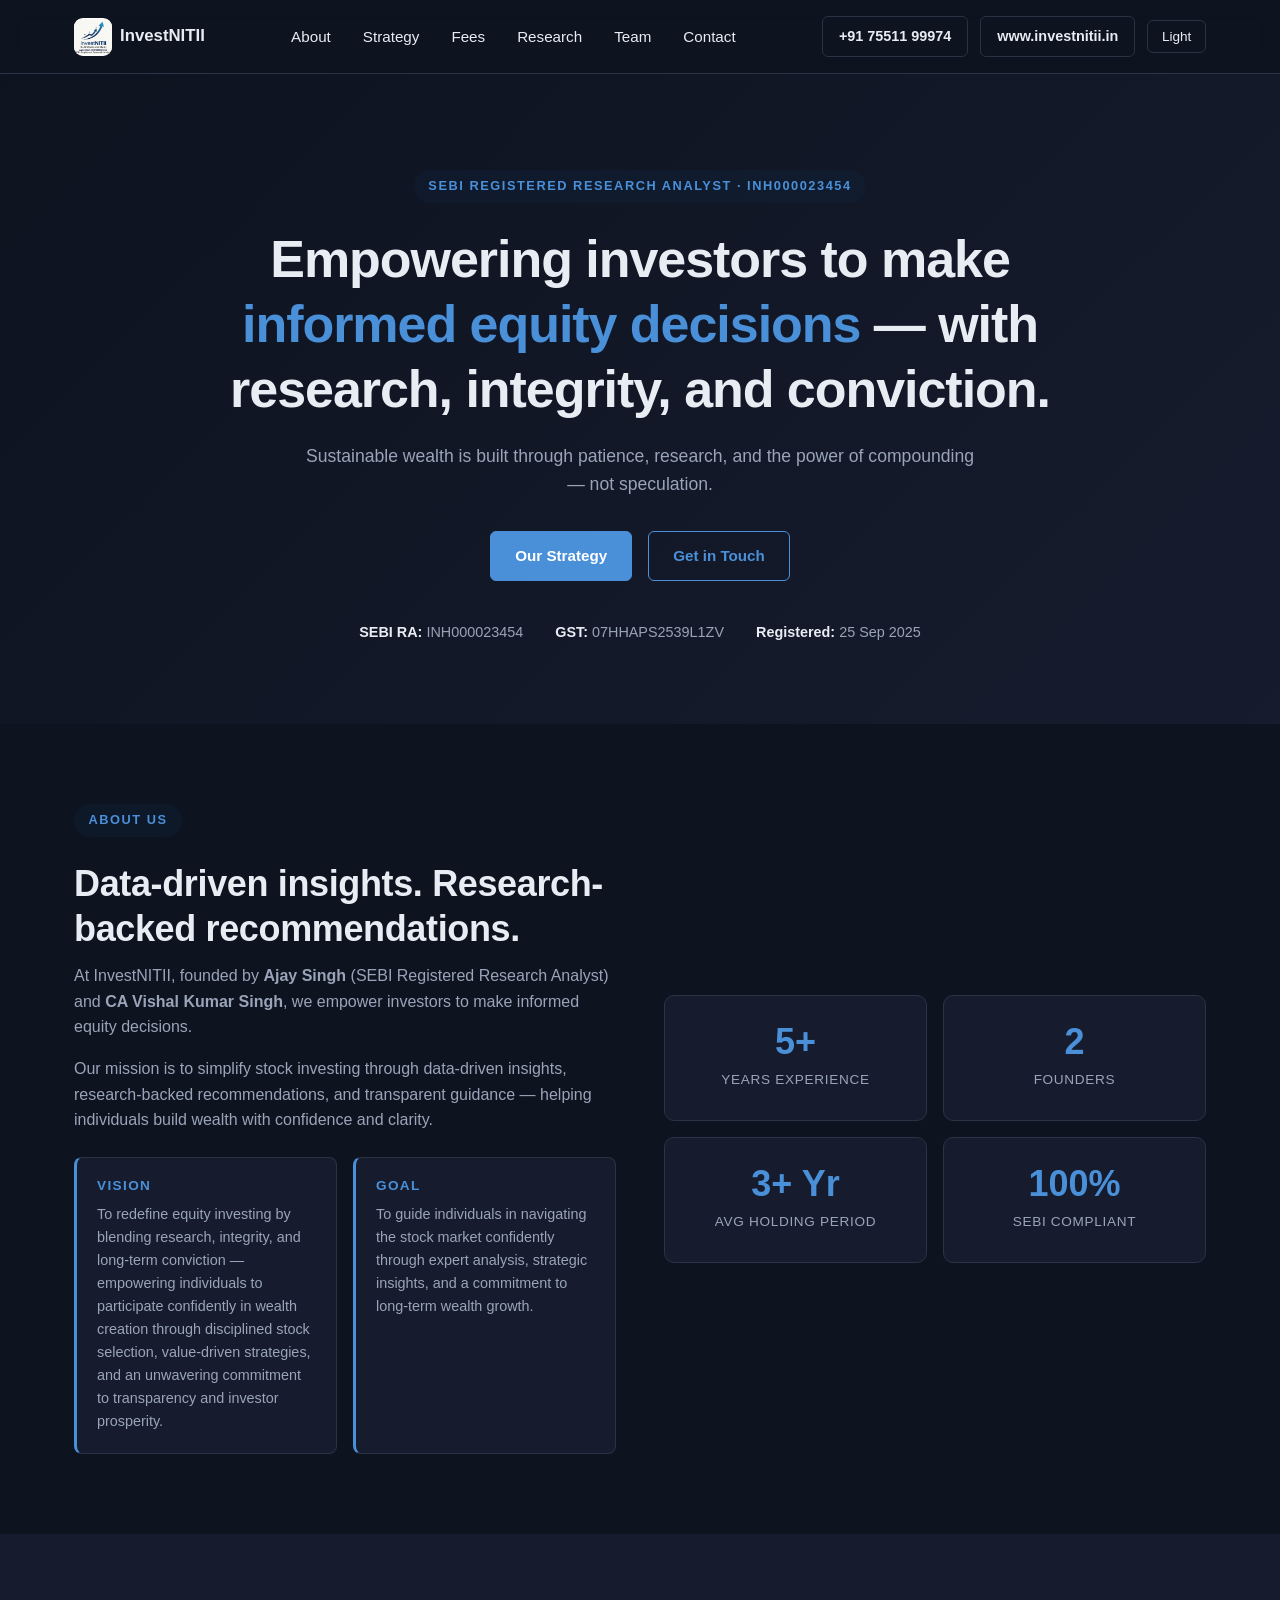
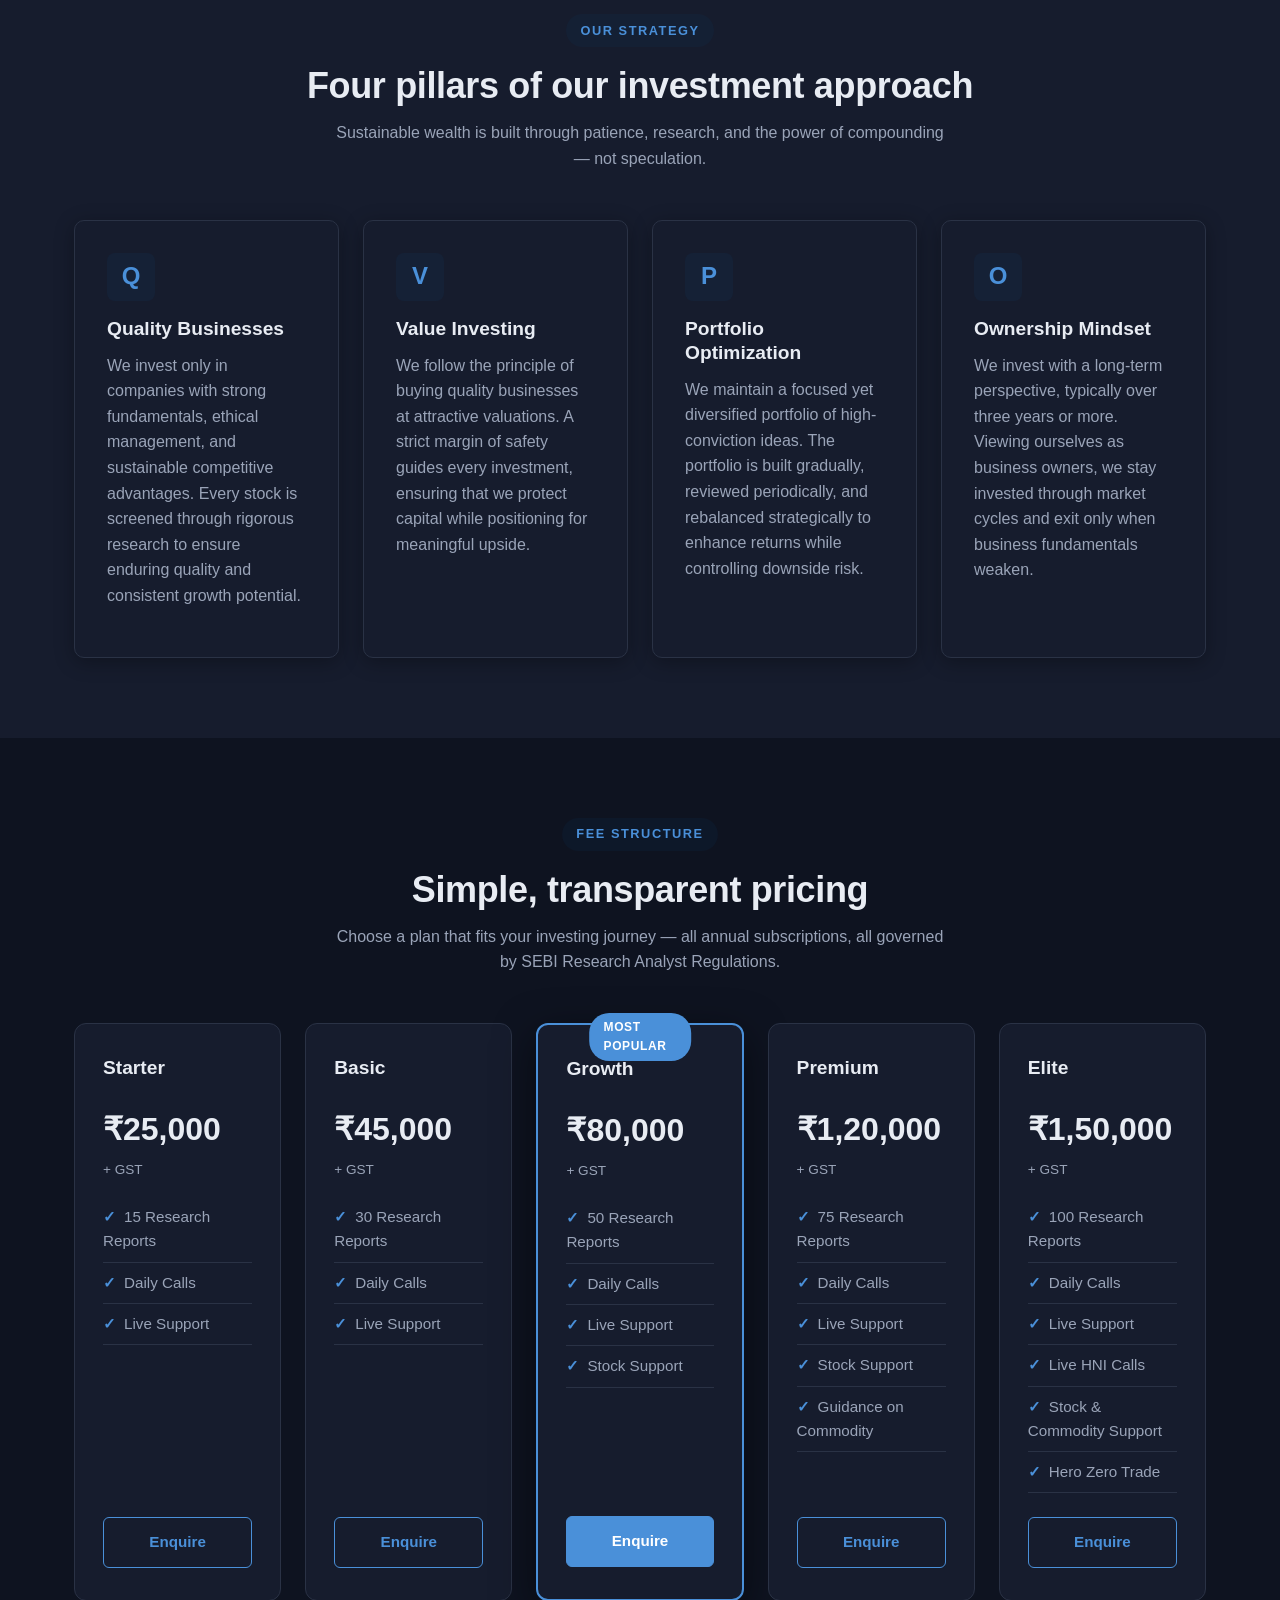
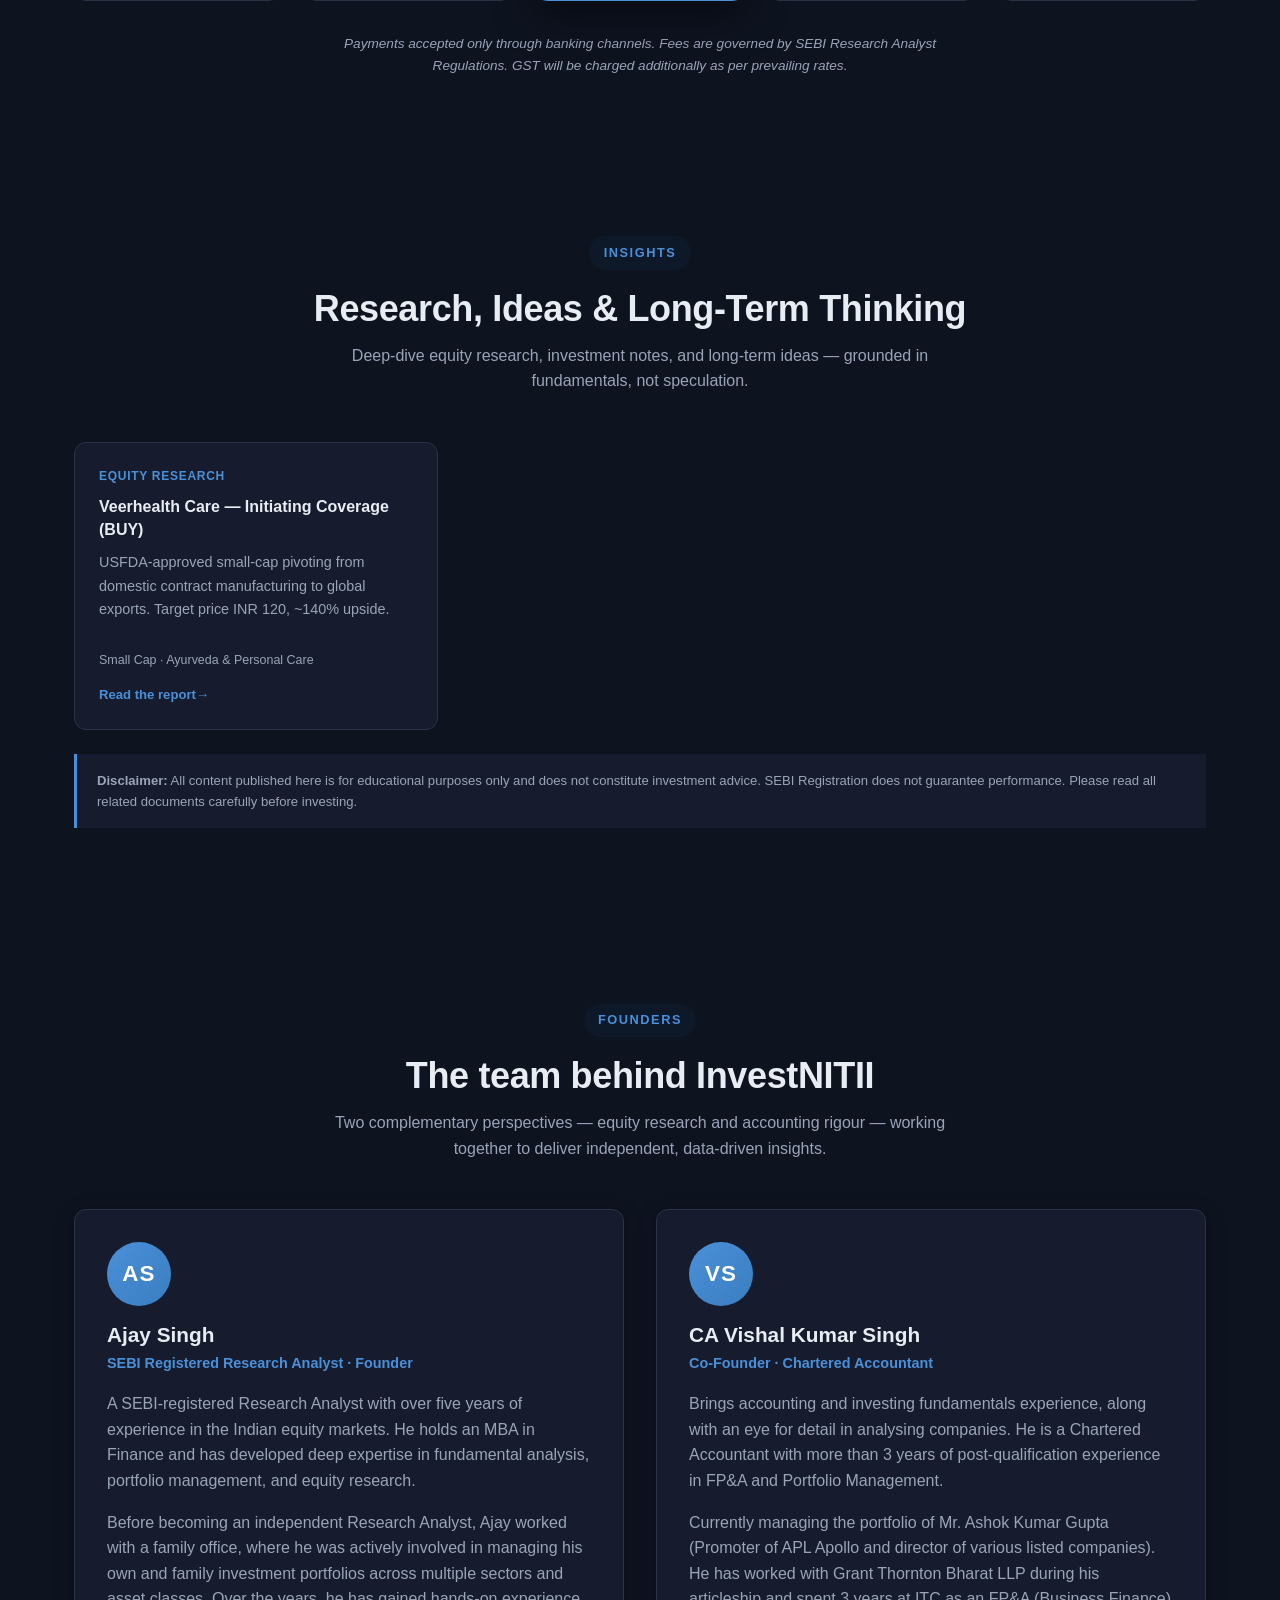
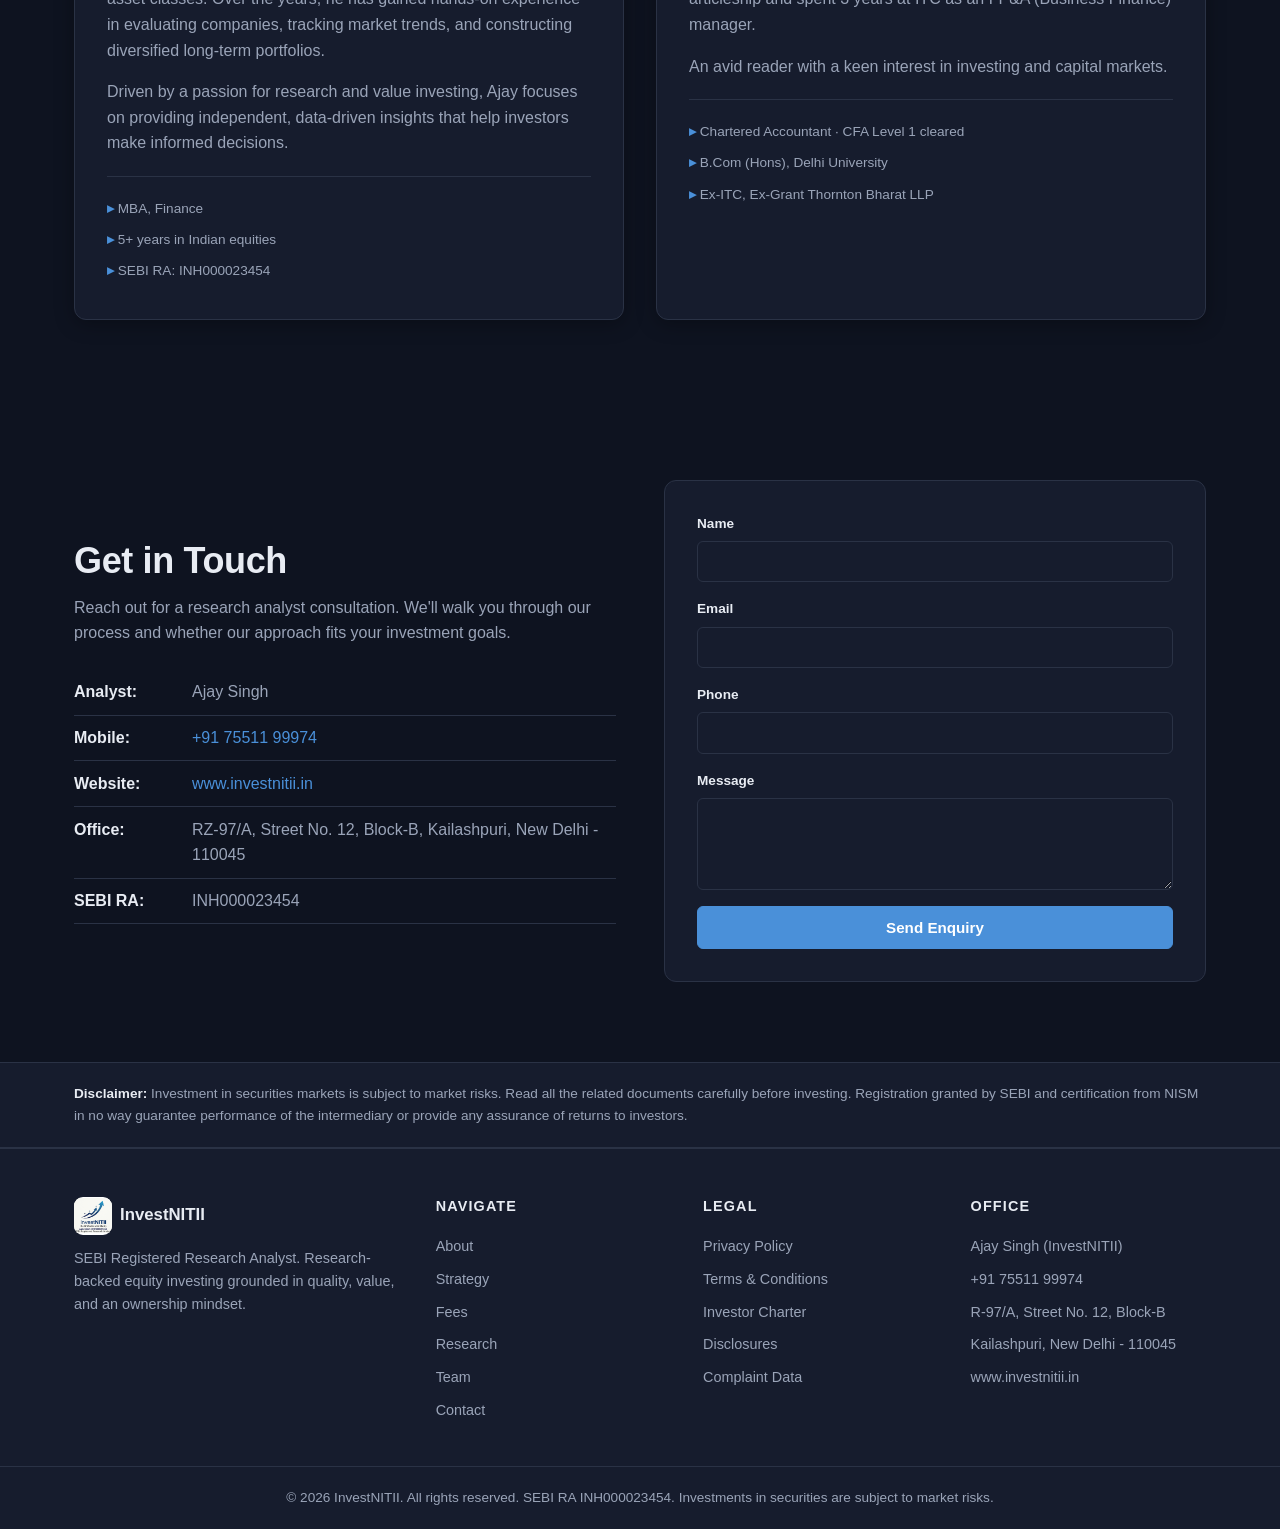
<file: index.html>
<!DOCTYPE html>
<html lang="en">
<head>
  <meta charset="UTF-8" />
  <meta name="viewport" content="width=device-width, initial-scale=1.0" />
  <title>InvestNITII — SEBI Registered Research Analyst</title>
  <link rel="stylesheet" href="css/styles.css" />
  <link rel="stylesheet" href="css/logo.css" />
  <link rel="stylesheet" href="css/research.css" />
  <link rel="icon" type="image/x-icon" href="/favicon.ico" />
  <link rel="icon" type="image/png" sizes="32x32" href="/favicon-32x32.png" />
  <link rel="icon" type="image/png" sizes="16x16" href="/favicon-16x16.png" />
  <link rel="apple-touch-icon" sizes="180x180" href="/apple-touch-icon.png" />
  <link rel="icon" type="image/png" sizes="192x192" href="/android-chrome-192x192.png" />
  <link rel="icon" type="image/png" sizes="512x512" href="/android-chrome-512x512.png" />
</head>
<body class="dark">
  <!-- Header / Navigation -->
  <header class="site-header">
    <div class="container nav-wrap">
      <a href="#" class="brand">
        <span class="logo-badge">
          <img src="/assets/InvestNITII.png" alt="InvestNITII Logo" class="logo-badge__img" width="38" height="38" decoding="async" />
        </span>
        <span class="brand-text">InvestNITII</span>
      </a>
      <nav class="main-nav" aria-label="Main">
        <ul>
          <li><a href="#about">About</a></li>
          <li><a href="#strategy">Strategy</a></li>
          <li><a href="#fees">Fees</a></li>
          <li><a href="#insights">Research</a></li>
          <li><a href="#team">Team</a></li>
          <li><a href="#contact">Contact</a></li>
        </ul>
      </nav>
      <div class="nav-actions">
        <a href="tel:+917551199974" class="btn btn-ghost">+91 75511 99974</a>
        <a href="https://www.investnitii.in" target="_blank" rel="noopener" class="btn btn-ghost">www.investnitii.in</a>
        <button id="themeToggle" class="theme-toggle" aria-label="Toggle theme">Dark</button>
      </div>
    </div>
  </header>

  <!-- Hero -->
  <section class="hero">
    <div class="container">
      <p class="eyebrow">SEBI Registered Research Analyst · INH000023454</p>
      <h1>
        Empowering investors to make
        <span class="accent">informed equity decisions</span>
        — with research, integrity, and conviction.
      </h1>
      <p class="hero-sub">
        Sustainable wealth is built through patience, research, and the power of
        compounding — not speculation.
      </p>
      <div class="hero-cta">
        <a href="#strategy" class="btn btn-primary">Our Strategy</a>
        <a href="#contact" class="btn btn-outline">Get in Touch</a>
      </div>
      <ul class="credentials">
        <li><strong>SEBI RA:</strong> INH000023454</li>
        <li><strong>GST:</strong> 07HHAPS2539L1ZV</li>
        <li><strong>Registered:</strong> 25 Sep 2025</li>
      </ul>
    </div>
  </section>

  <!-- About -->
  <section id="about" class="about">
    <div class="container grid-2">
      <div>
        <p class="eyebrow">About Us</p>
        <h2>Data-driven insights. Research-backed recommendations.</h2>
        <p>
          At InvestNITII, founded by <strong>Ajay Singh</strong> (SEBI Registered
          Research Analyst) and <strong>CA Vishal Kumar Singh</strong>, we empower
          investors to make informed equity decisions.
        </p>
        <p>
          Our mission is to simplify stock investing through data-driven insights,
          research-backed recommendations, and transparent guidance — helping
          individuals build wealth with confidence and clarity.
        </p>
        <div class="vm-grid">
          <div class="vm-card">
            <h4>Vision</h4>
            <p>
              To redefine equity investing by blending research, integrity, and
              long-term conviction — empowering individuals to participate
              confidently in wealth creation through disciplined stock selection,
              value-driven strategies, and an unwavering commitment to transparency
              and investor prosperity.
            </p>
          </div>
          <div class="vm-card">
            <h4>Goal</h4>
            <p>
              To guide individuals in navigating the stock market confidently
              through expert analysis, strategic insights, and a commitment to
              long-term wealth growth.
            </p>
          </div>
        </div>
      </div>
      <div class="about-stats">
        <div class="stat">
          <span class="stat-num">5+</span>
          <span class="stat-label">Years Experience</span>
        </div>
        <div class="stat">
          <span class="stat-num">2</span>
          <span class="stat-label">Founders</span>
        </div>
        <div class="stat">
          <span class="stat-num">3+ Yr</span>
          <span class="stat-label">Avg Holding Period</span>
        </div>
        <div class="stat">
          <span class="stat-num">100%</span>
          <span class="stat-label">SEBI Compliant</span>
        </div>
      </div>
    </div>
  </section>

  <!-- Strategy -->
  <section id="strategy" class="services">
    <div class="container">
      <p class="eyebrow center">Our Strategy</p>
      <h2>Four pillars of our investment approach</h2>
      <p class="section-sub">
        Sustainable wealth is built through patience, research, and the power of
        compounding — not speculation.
      </p>
      <div class="cards cards-4">
        <article class="card">
          <div class="card-icon">Q</div>
          <h3>Quality Businesses</h3>
          <p>
            We invest only in companies with strong fundamentals, ethical
            management, and sustainable competitive advantages. Every stock is
            screened through rigorous research to ensure enduring quality and
            consistent growth potential.
          </p>
        </article>
        <article class="card">
          <div class="card-icon">V</div>
          <h3>Value Investing</h3>
          <p>
            We follow the principle of buying quality businesses at attractive
            valuations. A strict margin of safety guides every investment,
            ensuring that we protect capital while positioning for meaningful
            upside.
          </p>
        </article>
        <article class="card">
          <div class="card-icon">P</div>
          <h3>Portfolio Optimization</h3>
          <p>
            We maintain a focused yet diversified portfolio of high-conviction
            ideas. The portfolio is built gradually, reviewed periodically, and
            rebalanced strategically to enhance returns while controlling
            downside risk.
          </p>
        </article>
        <article class="card">
          <div class="card-icon">O</div>
          <h3>Ownership Mindset</h3>
          <p>
            We invest with a long-term perspective, typically over three years
            or more. Viewing ourselves as business owners, we stay invested
            through market cycles and exit only when business fundamentals
            weaken.
          </p>
        </article>
      </div>
    </div>
  </section>

  <!-- Compliance -->
  <!-- Compliance section removed — cards (Investor Charter, Grievance Redressal,
       Research Analyst Disclosure, Terms & Conditions) moved to pages/privacy-policy.html.
       Disclaimer moved to disclaimer-bar just above the footer. -->

  <!-- Fees -->
  <section id="fees" class="fees">
    <div class="container">
      <p class="eyebrow center">Fee Structure</p>
      <h2>Simple, transparent pricing</h2>
      <p class="section-sub">
        Choose a plan that fits your investing journey — all annual subscriptions,
        all governed by SEBI Research Analyst Regulations.
      </p>
      <div class="pricing pricing-five">
        <div class="plan">
          <h3>Starter</h3>
          <div class="price">₹25,000 <span>+ GST</span></div>
          <ul class="plan-features">
            <li>15 Research Reports</li>
            <li>Daily Calls</li>
            <li>Live Support</li>
          </ul>
          <a href="https://wa.me/917551199974?text=Hi%2C%20I%20am%20interested%20in%20the%20Starter%20Plan%20(%E2%82%B925%2C000%20%2B%20GST).%20Please%20share%20more%20details." target="_blank" class="btn btn-outline">Enquire</a>
        </div>
        <div class="plan">
          <h3>Basic</h3>
          <div class="price">₹45,000 <span>+ GST</span></div>
          <ul class="plan-features">
            <li>30 Research Reports</li>
            <li>Daily Calls</li>
            <li>Live Support</li>
          </ul>
          <a href="https://wa.me/917551199974?text=Hi%2C%20I%20am%20interested%20in%20the%20Basic%20Plan%20(%E2%82%B945%2C000%20%2B%20GST).%20Please%20share%20more%20details." target="_blank" class="btn btn-outline">Enquire</a>
        </div>
        <div class="plan featured">
          <span class="badge">Most Popular</span>
          <h3>Growth</h3>
          <div class="price">₹80,000 <span>+ GST</span></div>
          <ul class="plan-features">
            <li>50 Research Reports</li>
            <li>Daily Calls</li>
            <li>Live Support</li>
            <li>Stock Support</li>
          </ul>
          <a href="https://wa.me/917551199974?text=Hi%2C%20I%20am%20interested%20in%20the%20Growth%20Plan%20(%E2%82%B980%2C000%20%2B%20GST).%20Please%20share%20more%20details." target="_blank" class="btn btn-primary">Enquire</a>
        </div>
        <div class="plan">
          <h3>Premium</h3>
          <div class="price">₹1,20,000 <span>+ GST</span></div>
          <ul class="plan-features">
            <li>75 Research Reports</li>
            <li>Daily Calls</li>
            <li>Live Support</li>
            <li>Stock Support</li>
            <li>Guidance on Commodity</li>
          </ul>
          <a href="https://wa.me/917551199974?text=Hi%2C%20I%20am%20interested%20in%20the%20Premium%20Plan%20(%E2%82%B91%2C20%2C000%20%2B%20GST).%20Please%20share%20more%20details." target="_blank" class="btn btn-outline">Enquire</a>
        </div>
        <div class="plan">
          <h3>Elite</h3>
          <div class="price">₹1,50,000 <span>+ GST</span></div>
          <ul class="plan-features">
            <li>100 Research Reports</li>
            <li>Daily Calls</li>
            <li>Live Support</li>
            <li>Live HNI Calls</li>
            <li>Stock &amp; Commodity Support</li>
            <li>Hero Zero Trade</li>
          </ul>
          <a href="https://wa.me/917551199974?text=Hi%2C%20I%20am%20interested%20in%20the%20Elite%20Plan%20(%E2%82%B91%2C50%2C000%20%2B%20GST).%20Please%20share%20more%20details." target="_blank" class="btn btn-outline">Enquire</a>
        </div>
      </div>
      <p class="fee-note">
        Payments accepted only through banking channels. Fees are governed by SEBI
        Research Analyst Regulations. GST will be charged additionally as per
        prevailing rates.
      </p>
    </div>
  </section>

  <!-- Insights -->
  <section id="insights" class="insights">
    <div class="container">
      <p class="eyebrow center">Insights</p>
      <h2>Research, Ideas &amp; Long-Term Thinking</h2>
      <p class="section-sub">
        Deep-dive equity research, investment notes, and long-term ideas —
        grounded in fundamentals, not speculation.
      </p>

      <!-- Research Reports -->
      <div class="tab-content active" id="tab-reports">
        <div class="insights-grid">
          <article class="insight-card">
            <span class="insight-tag">Equity Research</span>
            <h3><a class="insight-card__link" href="/research/veerhealth-care-initiating-coverage/">Veerhealth Care — Initiating Coverage (BUY)</a></h3>
            <p>USFDA-approved small-cap pivoting from domestic contract manufacturing to global exports. Target price INR 120, ~140% upside.</p>
            <span class="insight-meta">Small Cap · Ayurveda &amp; Personal Care</span>
            <span class="insight-card__more">Read the report</span>
          </article>
        </div>
      </div>

      <p class="insights-disclaimer">
        <strong>Disclaimer:</strong> All content published here is for educational purposes only and does not constitute investment advice. 
        SEBI Registration does not guarantee performance. Please read all related documents carefully before investing.
      </p>
    </div>
  </section>

  <!-- Team -->
  <section id="team" class="team">
    <div class="container">
      <p class="eyebrow center">Founders</p>
      <h2>The team behind InvestNITII</h2>
      <p class="section-sub">
        Two complementary perspectives — equity research and accounting rigour —
        working together to deliver independent, data-driven insights.
      </p>
      <div class="team-grid">
        <article class="member">
          <div class="member-avatar">AS</div>
          <h3>Ajay Singh</h3>
          <p class="member-role">SEBI Registered Research Analyst · Founder</p>
          <p>
            A SEBI-registered Research Analyst with over five years of experience
            in the Indian equity markets. He holds an MBA in Finance and has
            developed deep expertise in fundamental analysis, portfolio
            management, and equity research.
          </p>
          <p>
            Before becoming an independent Research Analyst, Ajay worked with a
            family office, where he was actively involved in managing his own and
            family investment portfolios across multiple sectors and asset classes.
            Over the years, he has gained hands-on experience in evaluating
            companies, tracking market trends, and constructing diversified
            long-term portfolios.
          </p>
          <p>
            Driven by a passion for research and value investing, Ajay focuses on
            providing independent, data-driven insights that help investors make
            informed decisions.
          </p>
          <ul class="member-creds">
            <li>MBA, Finance</li>
            <li>5+ years in Indian equities</li>
            <li>SEBI RA: INH000023454</li>
          </ul>
        </article>

        <article class="member">
          <div class="member-avatar">VS</div>
          <h3>CA Vishal Kumar Singh</h3>
          <p class="member-role">Co-Founder · Chartered Accountant</p>
          <p>
            Brings accounting and investing fundamentals experience, along with
            an eye for detail in analysing companies. He is a Chartered Accountant
            with more than 3 years of post-qualification experience in FP&amp;A and
            Portfolio Management.
          </p>
          <p>
            Currently managing the portfolio of Mr. Ashok Kumar Gupta (Promoter
            of APL Apollo and director of various listed companies). He has
            worked with Grant Thornton Bharat LLP during his articleship and
            spent 3 years at ITC as an FP&amp;A (Business Finance) manager.
          </p>
          <p>
            An avid reader with a keen interest in investing and capital markets.
          </p>
          <ul class="member-creds">
            <li>Chartered Accountant · CFA Level 1 cleared</li>
            <li>B.Com (Hons), Delhi University</li>
            <li>Ex-ITC, Ex-Grant Thornton Bharat LLP</li>
          </ul>
        </article>
      </div>
    </div>
  </section>

  <!-- Contact -->
  <section id="contact" class="contact">
    <div class="container grid-2">
      <div>
        <h2>Get in Touch</h2>
        <p>
          Reach out for a research analyst consultation. We'll walk you through
          our process and whether our approach fits your investment goals.
        </p>
        <ul class="contact-list">
          <li><strong>Analyst:</strong> Ajay Singh</li>
          <li><strong>Mobile:</strong> <a href="tel:+917551199974">+91 75511 99974</a></li>
          <li><strong>Website:</strong> <a href="https://www.investnitii.in" target="_blank" rel="noopener">www.investnitii.in</a></li>
          <li><strong>Office:</strong> RZ-97/A, Street No. 12, Block-B, Kailashpuri, New Delhi - 110045</li>
          <li><strong>SEBI RA:</strong> INH000023454</li>
        </ul>
      </div>
      <form class="contact-form" id="contactForm">
        <label>
          Name
          <input type="text" name="entry.2005620554" required />
        </label>
        <label>
          Email
          <input type="email" name="entry.1045781291" required />
        </label>
        <label>
          Phone
          <input type="tel" name="entry.1166974658" />
        </label>
        <label>
          Message
          <textarea name="entry.839337160" rows="4" required></textarea>
        </label>
        <button type="submit" class="btn btn-primary">Send Enquiry</button>
        <p class="form-success" id="formSuccess" style="display:none;">
          Thank you! We'll get back to you shortly.
        </p>
      </form>
    </div>
  </section>

  <!-- Disclaimer -->
  <div class="disclaimer-bar">
    <div class="container">
      <strong>Disclaimer:</strong> Investment in securities markets is subject to
      market risks. Read all the related documents carefully before investing.
      Registration granted by SEBI and certification from NISM in no way
      guarantee performance of the intermediary or provide any assurance of
      returns to investors.
    </div>
  </div>

  <!-- Footer -->
  <footer class="site-footer">
    <div class="container footer-grid">
      <div>
        <div class="brand">
          <span class="logo-badge logo-badge--up">
            <img src="/assets/InvestNITII.png" alt="InvestNITII Logo" class="logo-badge__img" width="38" height="38" decoding="async" loading="lazy" />
          </span>
          <span class="brand-text">InvestNITII</span>
        </div>
        <p class="footer-blurb">
          SEBI Registered Research Analyst. Research-backed equity investing
          grounded in quality, value, and an ownership mindset.
        </p>
      </div>
      <div>
        <h5>Navigate</h5>
        <ul>
          <li><a href="#about">About</a></li>
          <li><a href="#strategy">Strategy</a></li>
          <li><a href="#fees">Fees</a></li>
          <li><a href="#insights">Research</a></li>
          <li><a href="#team">Team</a></li>
          <li><a href="#contact">Contact</a></li>
        </ul>
      </div>
      <div>
        <h5>Legal</h5>
        <ul>
          <li><a href="pages/privacy-policy.html">Privacy Policy</a></li>
          <li><a href="pages/privacy-policy.html#terms">Terms &amp; Conditions</a></li>
          <li><a href="pages/privacy-policy.html#charter">Investor Charter</a></li>
          <li><a href="pages/privacy-policy.html#ra-disclosure">Disclosures</a></li>
          <li><a href="pages/complaint-data.html">Complaint Data</a></li>
        </ul>
      </div>
      <div>
        <h5>Office</h5>
        <ul>
          <li>Ajay Singh (InvestNITII)</li>
          <li><a href="tel:+917551199974">+91 75511 99974</a></li>
          <li>R-97/A, Street No. 12, Block-B</li>
          <li>Kailashpuri, New Delhi - 110045</li>
          <li><a href="https://www.investnitii.in" target="_blank" rel="noopener">www.investnitii.in</a></li>
        </ul>
      </div>
    </div>
    <div class="copyright">
      <div class="container">
        © 2026 InvestNITII. All rights reserved. SEBI RA INH000023454.
        Investments in securities are subject to market risks.
      </div>
    </div>
  </footer>

  <script src="js/main.js"></script>
</body>
</html>
</file>
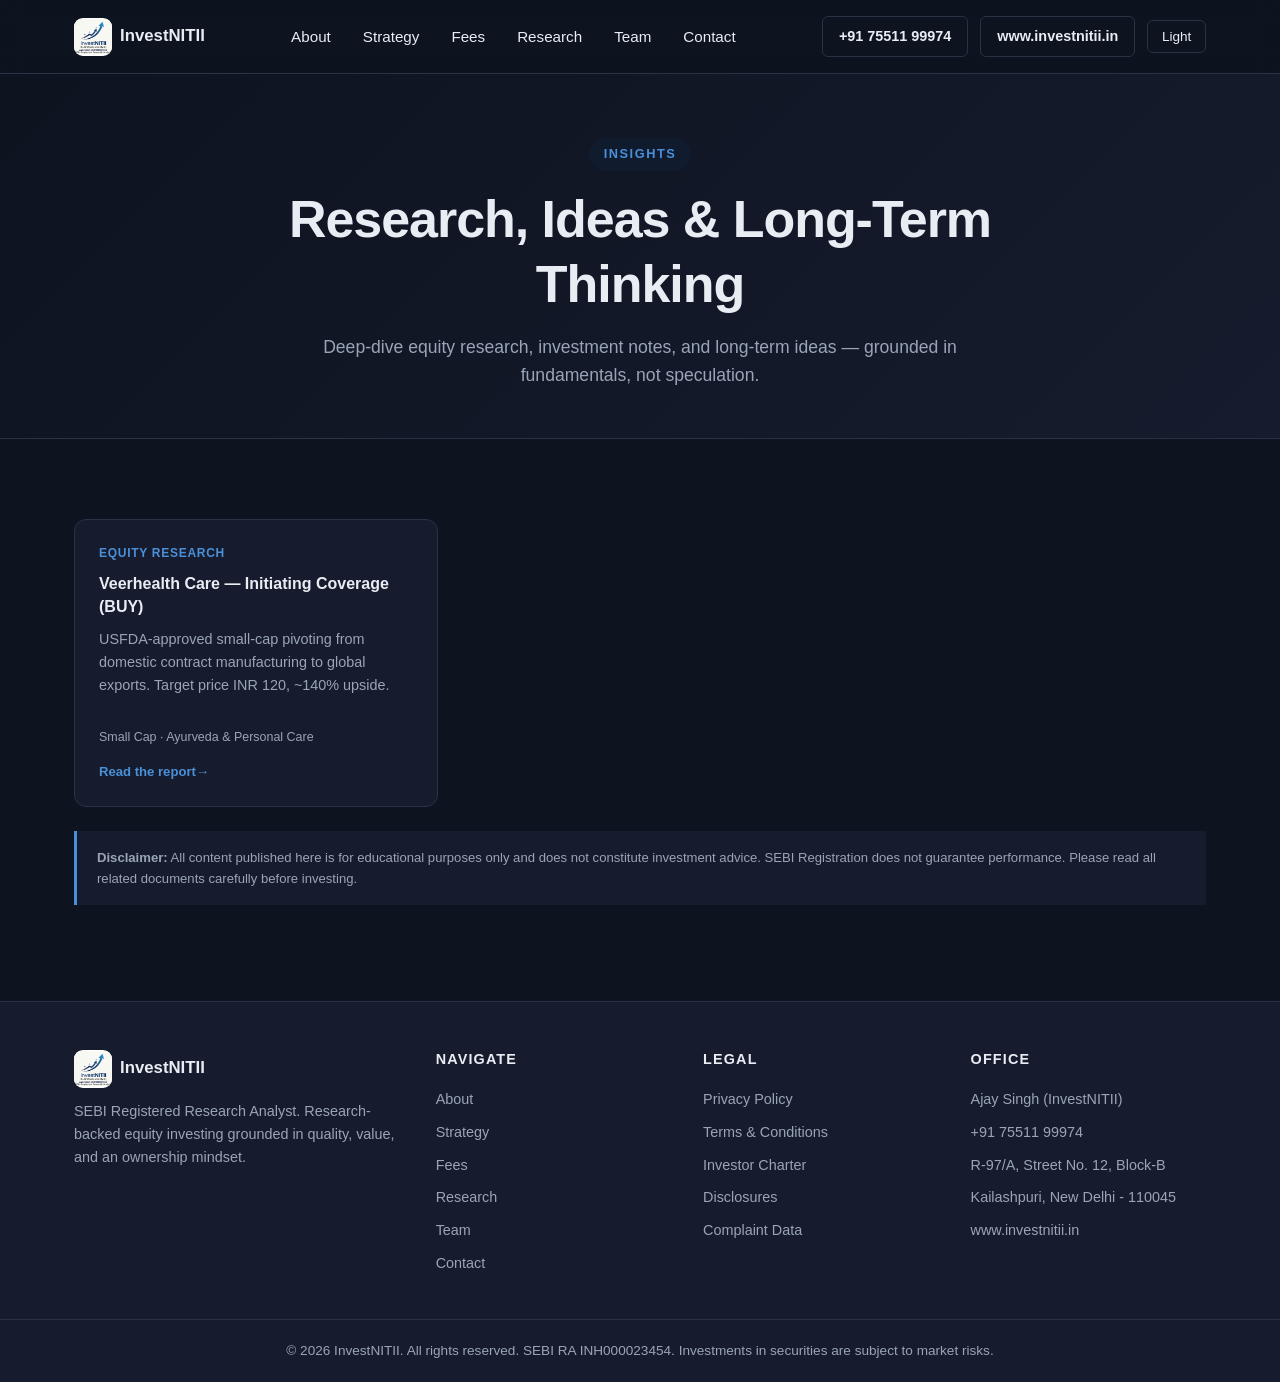
<file: research/index.html>
<!DOCTYPE html>
<html lang="en">
<head>
  <meta charset="UTF-8" />
  <meta name="viewport" content="width=device-width, initial-scale=1.0" />

  <!-- Primary SEO -->
  <title>Research &amp; Insights — InvestNITII (SEBI RA INH000023454)</title>
  <meta name="description" content="Equity research reports, investment notes, and long-term ideas from InvestNITII — SEBI Registered Research Analyst INH000023454." />
  <meta name="author" content="Ajay Singh (InvestNITII)" />
  <meta name="robots" content="index, follow" />
  <link rel="canonical" href="https://www.investnitii.in/research/" />
  <meta name="theme-color" content="#0e0f12" />

  <!-- Open Graph -->
  <meta property="og:type" content="website" />
  <meta property="og:site_name" content="InvestNITII" />
  <meta property="og:title" content="Research &amp; Insights — InvestNITII" />
  <meta property="og:description" content="Equity research reports, investment notes, and long-term ideas, grounded in fundamentals." />
  <meta property="og:url" content="https://www.investnitii.in/research/" />
  <meta property="og:image" content="https://www.investnitii.in/assets/InvestNITII.png" />

  <link rel="icon" type="image/x-icon" href="/favicon.ico" />
  <link rel="icon" type="image/png" sizes="32x32" href="/favicon-32x32.png" />
  <link rel="icon" type="image/png" sizes="16x16" href="/favicon-16x16.png" />
  <link rel="apple-touch-icon" sizes="180x180" href="/apple-touch-icon.png" />

  <link rel="stylesheet" href="/css/styles.css" />
  <link rel="stylesheet" href="/css/logo.css" />
  <link rel="stylesheet" href="/css/research.css" />
</head>
<body class="dark">
  <!-- Header / Navigation -->
  <header class="site-header">
    <div class="container nav-wrap">
      <a href="/" class="brand">
        <span class="logo-badge">
          <img src="/assets/InvestNITII.png" alt="InvestNITII Logo" class="logo-badge__img" width="38" height="38" decoding="async" />
        </span>
        <span class="brand-text">InvestNITII</span>
      </a>
      <nav class="main-nav" aria-label="Main">
        <ul>
          <li><a href="/#about">About</a></li>
          <li><a href="/#strategy">Strategy</a></li>
          <li><a href="/#fees">Fees</a></li>
          <li><a href="/research/">Research</a></li>
          <li><a href="/#team">Team</a></li>
          <li><a href="/#contact">Contact</a></li>
        </ul>
      </nav>
      <div class="nav-actions">
        <a href="tel:+917551199974" class="btn btn-ghost">+91 75511 99974</a>
        <a href="https://www.investnitii.in" target="_blank" rel="noopener" class="btn btn-ghost">www.investnitii.in</a>
        <button id="themeToggle" class="theme-toggle" aria-label="Toggle theme">Dark</button>
      </div>
    </div>
  </header>

  <section class="page-hero">
    <div class="container">
      <p class="eyebrow center">Insights</p>
      <h1>Research, Ideas &amp; Long-Term Thinking</h1>
      <p class="hero-sub">
        Deep-dive equity research, investment notes, and long-term ideas —
        grounded in fundamentals, not speculation.
      </p>
    </div>
  </section>

  <section class="insights">
    <div class="container">
      <!-- ADD A NEW POST: copy one <article> block, change the tag, title,
           href (must match the folder name under /research/), summary and meta. -->
      <div class="insights-grid">
          <article class="insight-card">
            <span class="insight-tag">Equity Research</span>
            <h3><a class="insight-card__link" href="/research/veerhealth-care-initiating-coverage/">Veerhealth Care — Initiating Coverage (BUY)</a></h3>
            <p>USFDA-approved small-cap pivoting from domestic contract manufacturing to global exports. Target price INR 120, ~140% upside.</p>
            <span class="insight-meta">Small Cap · Ayurveda &amp; Personal Care</span>
            <span class="insight-card__more">Read the report</span>
          </article>
      </div>

      <p class="insights-disclaimer">
        <strong>Disclaimer:</strong> All content published here is for educational purposes only and does not constitute investment advice.
        SEBI Registration does not guarantee performance. Please read all related documents carefully before investing.
      </p>
    </div>
  </section>

  <!-- Footer -->
  <footer class="site-footer">
    <div class="container footer-grid">
      <div>
        <div class="brand">
          <span class="logo-badge logo-badge--up">
            <img src="/assets/InvestNITII.png" alt="InvestNITII Logo" class="logo-badge__img" width="38" height="38" decoding="async" loading="lazy" />
          </span>
          <span class="brand-text">InvestNITII</span>
        </div>
        <p class="footer-blurb">
          SEBI Registered Research Analyst. Research-backed equity investing
          grounded in quality, value, and an ownership mindset.
        </p>
      </div>
      <div>
        <h5>Navigate</h5>
        <ul>
          <li><a href="/#about">About</a></li>
          <li><a href="/#strategy">Strategy</a></li>
          <li><a href="/#fees">Fees</a></li>
          <li><a href="/research/">Research</a></li>
          <li><a href="/#team">Team</a></li>
          <li><a href="/#contact">Contact</a></li>
        </ul>
      </div>
      <div>
        <h5>Legal</h5>
        <ul>
          <li><a href="/pages/privacy-policy.html">Privacy Policy</a></li>
          <li><a href="/pages/privacy-policy.html#terms">Terms &amp; Conditions</a></li>
          <li><a href="/pages/privacy-policy.html#charter">Investor Charter</a></li>
          <li><a href="/pages/privacy-policy.html#ra-disclosure">Disclosures</a></li>
          <li><a href="/pages/complaint-data.html">Complaint Data</a></li>
        </ul>
      </div>
      <div>
        <h5>Office</h5>
        <ul>
          <li>Ajay Singh (InvestNITII)</li>
          <li><a href="tel:+917551199974">+91 75511 99974</a></li>
          <li>R-97/A, Street No. 12, Block-B</li>
          <li>Kailashpuri, New Delhi - 110045</li>
          <li><a href="https://www.investnitii.in" target="_blank" rel="noopener">www.investnitii.in</a></li>
        </ul>
      </div>
    </div>
    <div class="copyright">
      <div class="container">
        © 2026 InvestNITII. All rights reserved. SEBI RA INH000023454.
        Investments in securities are subject to market risks.
      </div>
    </div>
  </footer>

  <script src="/js/main.js"></script>
</body>
</html>
</file>
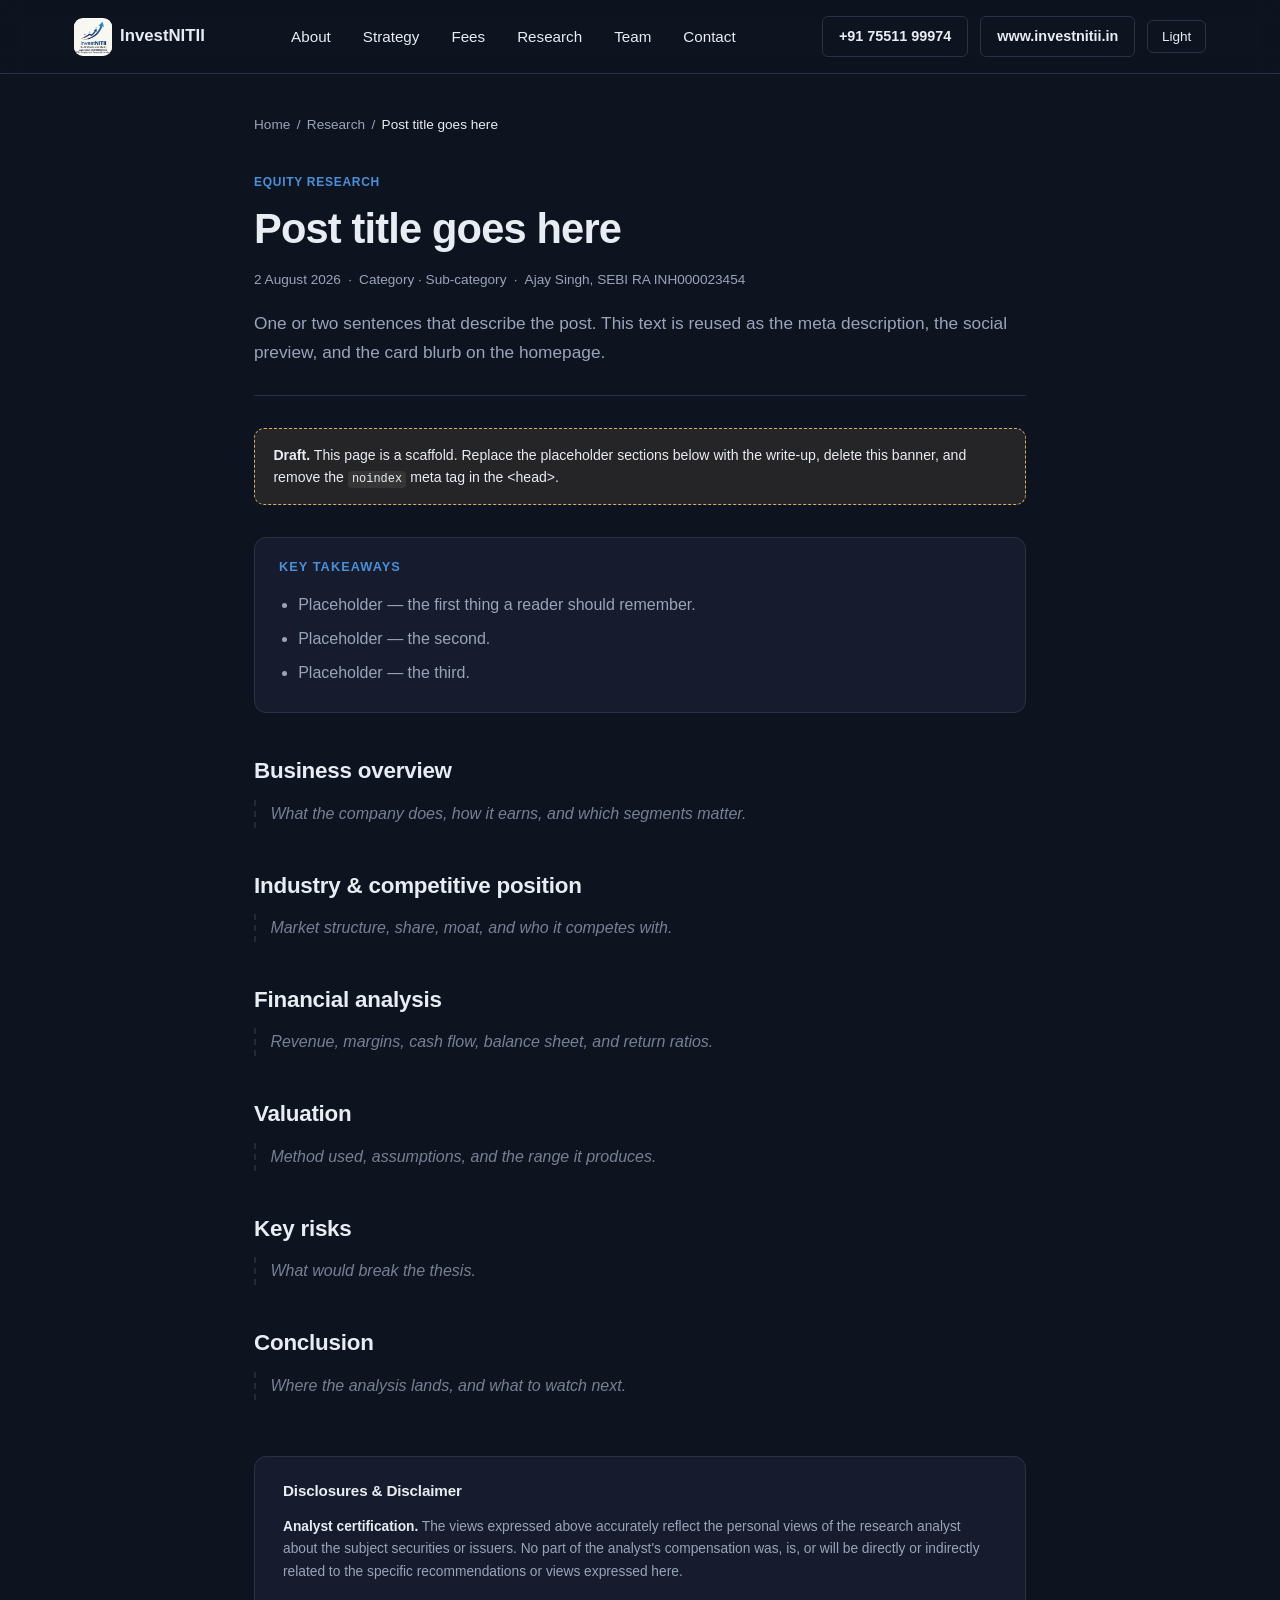
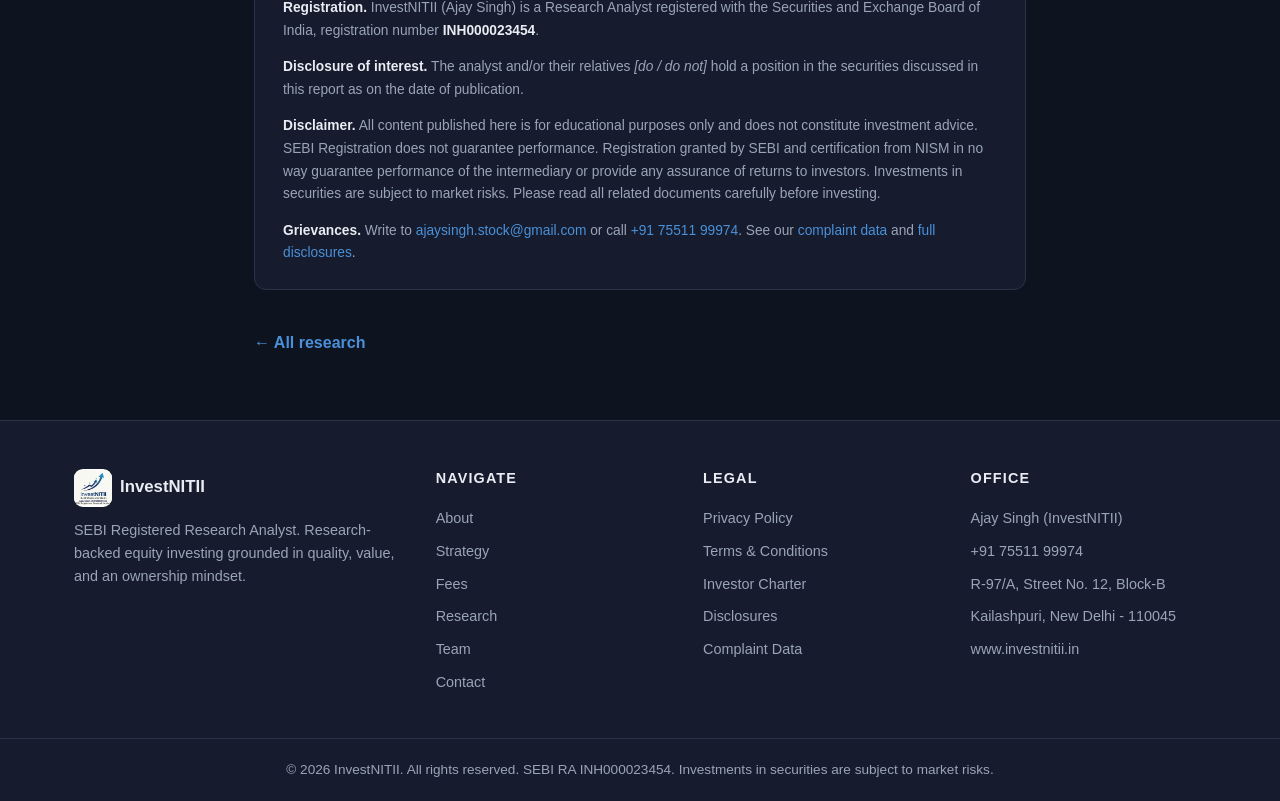
<file: research/_TEMPLATE/index.html>
<!DOCTYPE html>
<html lang="en">
<head>
  <meta charset="UTF-8" />
  <meta name="viewport" content="width=device-width, initial-scale=1.0" />

  <!-- Primary SEO -->
  <title>Post title goes here — InvestNITII Research</title>
  <meta name="description" content="One or two sentences that describe the post. This text is reused as the meta description, the social preview, and the card blurb on the homepage." />
  <meta name="author" content="Ajay Singh (InvestNITII)" />
  <link rel="canonical" href="https://www.investnitii.in/research/SLUG-GOES-HERE/" />
  <meta name="theme-color" content="#0e0f12" />
  <!-- DRAFT: delete the next line when the write-up below is finished, so the
       page can be indexed by search engines. -->
  <meta name="robots" content="noindex, follow" />

  <!-- Open Graph -->
  <meta property="og:type" content="article" />
  <meta property="og:site_name" content="InvestNITII" />
  <meta property="og:title" content="Post title goes here" />
  <meta property="og:description" content="One or two sentences that describe the post. This text is reused as the meta description, the social preview, and the card blurb on the homepage." />
  <meta property="og:url" content="https://www.investnitii.in/research/SLUG-GOES-HERE/" />
  <meta property="og:image" content="https://www.investnitii.in/assets/InvestNITII.png" />
  <meta property="article:published_time" content="2026-08-02" />
  <meta property="article:author" content="Ajay Singh" />
  <meta property="article:section" content="Equity Research" />

  <!-- Twitter / X -->
  <meta name="twitter:card" content="summary_large_image" />
  <meta name="twitter:title" content="Post title goes here" />
  <meta name="twitter:description" content="One or two sentences that describe the post. This text is reused as the meta description, the social preview, and the card blurb on the homepage." />
  <meta name="twitter:image" content="https://www.investnitii.in/assets/InvestNITII.png" />

  <link rel="icon" type="image/x-icon" href="/favicon.ico" />
  <link rel="icon" type="image/png" sizes="32x32" href="/favicon-32x32.png" />
  <link rel="icon" type="image/png" sizes="16x16" href="/favicon-16x16.png" />
  <link rel="apple-touch-icon" sizes="180x180" href="/apple-touch-icon.png" />

  <link rel="stylesheet" href="/css/styles.css" />
  <link rel="stylesheet" href="/css/logo.css" />
  <link rel="stylesheet" href="/css/research.css" />

  <!-- Structured data: Article + breadcrumb -->
  <script type="application/ld+json">
  {
    "@context": "https://schema.org",
    "@graph": [
      {
        "@type": "Article",
        "headline": "Post title goes here",
        "description": "One or two sentences that describe the post. This text is reused as the meta description, the social preview, and the card blurb on the homepage.",
        "image": "https://www.investnitii.in/assets/InvestNITII.png",
        "datePublished": "2026-08-02",
        "dateModified": "2026-08-02",
        "inLanguage": "en-IN",
        "articleSection": "Equity Research",
        "mainEntityOfPage": { "@type": "WebPage", "@id": "https://www.investnitii.in/research/SLUG-GOES-HERE/" },
        "author": {
          "@type": "Person",
          "name": "Ajay Singh",
          "jobTitle": "SEBI Registered Research Analyst",
          "url": "https://www.investnitii.in/#team"
        },
        "publisher": {
          "@type": "Organization",
          "name": "InvestNITII",
          "logo": { "@type": "ImageObject", "url": "https://www.investnitii.in/assets/InvestNITII.png" }
        }
      },
      {
        "@type": "BreadcrumbList",
        "itemListElement": [
          { "@type": "ListItem", "position": 1, "name": "Home", "item": "https://www.investnitii.in/" },
          { "@type": "ListItem", "position": 2, "name": "Research", "item": "https://www.investnitii.in/research/" },
          { "@type": "ListItem", "position": 3, "name": "Post title goes here", "item": "https://www.investnitii.in/research/SLUG-GOES-HERE/" }
        ]
      }
    ]
  }
  </script>
</head>
<body class="dark">
  <!-- Header / Navigation -->
  <header class="site-header">
    <div class="container nav-wrap">
      <a href="/" class="brand">
        <span class="logo-badge">
          <img src="/assets/InvestNITII.png" alt="InvestNITII Logo" class="logo-badge__img" width="38" height="38" decoding="async" />
        </span>
        <span class="brand-text">InvestNITII</span>
      </a>
      <nav class="main-nav" aria-label="Main">
        <ul>
          <li><a href="/#about">About</a></li>
          <li><a href="/#strategy">Strategy</a></li>
          <li><a href="/#fees">Fees</a></li>
          <li><a href="/research/">Research</a></li>
          <li><a href="/#team">Team</a></li>
          <li><a href="/#contact">Contact</a></li>
        </ul>
      </nav>
      <div class="nav-actions">
        <a href="tel:+917551199974" class="btn btn-ghost">+91 75511 99974</a>
        <a href="https://www.investnitii.in" target="_blank" rel="noopener" class="btn btn-ghost">www.investnitii.in</a>
        <button id="themeToggle" class="theme-toggle" aria-label="Toggle theme">Dark</button>
      </div>
    </div>
  </header>

  <article class="research-post">
    <div class="container">

      <nav class="breadcrumb" aria-label="Breadcrumb">
        <a href="/">Home</a>
        <span aria-hidden="true">/</span>
        <a href="/research/">Research</a>
        <span aria-hidden="true">/</span>
        <span aria-current="page">Post title goes here</span>
      </nav>

      <header class="research-head">
        <span class="insight-tag">Equity Research</span>
        <h1>Post title goes here</h1>
        <p class="research-meta">
          <!-- EDIT: set the real publication date in both places -->
          <time datetime="2026-08-02">2 August 2026</time>
          <span aria-hidden="true">·</span> Category · Sub-category
          <span aria-hidden="true">·</span> Ajay Singh, SEBI RA INH000023454
        </p>
        <p class="research-lead">One or two sentences that describe the post. This text is reused as the meta description, the social preview, and the card blurb on the homepage.</p>
      </header>

      <!-- DELETE THIS BANNER once the sections below hold the real write-up -->
      <p class="draft-banner">
        <strong>Draft.</strong> This page is a scaffold. Replace the placeholder
        sections below with the write-up, delete this banner, and remove the
        <code>noindex</code> meta tag in the &lt;head&gt;.
      </p>

      <div class="research-content">
        <!-- ▼▼▼ WRITE THE REPORT HERE ▼▼▼ -->

        <aside class="key-points">
          <h2>Key takeaways</h2>
          <ul>
            <li>Placeholder — the first thing a reader should remember.</li>
            <li>Placeholder — the second.</li>
            <li>Placeholder — the third.</li>
          </ul>
        </aside>

        <h2>Business overview</h2>
        <p class="placeholder">What the company does, how it earns, and which segments matter.</p>

        <h2>Industry &amp; competitive position</h2>
        <p class="placeholder">Market structure, share, moat, and who it competes with.</p>

        <h2>Financial analysis</h2>
        <p class="placeholder">Revenue, margins, cash flow, balance sheet, and return ratios.</p>

        <h2>Valuation</h2>
        <p class="placeholder">Method used, assumptions, and the range it produces.</p>

        <h2>Key risks</h2>
        <p class="placeholder">What would break the thesis.</p>

        <h2>Conclusion</h2>
        <p class="placeholder">Where the analysis lands, and what to watch next.</p>

        <!-- Handy blocks to copy while writing:

             Full report from Google Drive — only when a shareable link exists.
             Replace FILE_ID in BOTH places with the id from the share link:
             https://drive.google.com/file/d/FILE_ID/view?usp=sharing

             <div class="report-embed">
               <iframe src="https://drive.google.com/file/d/FILE_ID/preview"
                       title="Full research report" loading="lazy"></iframe>
             </div>
             <p class="report-actions">
               <a class="btn btn-outline" target="_blank" rel="noopener"
                  href="https://drive.google.com/file/d/FILE_ID/view">Open the full report (PDF)</a>
               <span class="report-note">Opens in Google Drive.</span>
             </p>

             <h3>A sub-heading</h3>
             <ul><li>A bullet</li></ul>
             <blockquote>A pulled-out quote or key number.</blockquote>
             <figure>
               <img src="/assets/your-chart.png" alt="Describe the chart" />
               <figcaption>Source: company filings.</figcaption>
             </figure>
             <div class="table-scroll">
               <table>
                 <thead><tr><th>Metric</th><th>FY25</th><th>FY26</th></tr></thead>
                 <tbody><tr><td>Revenue</td><td>—</td><td>—</td></tr></tbody>
               </table>
             </div>
        -->

        <!-- ▲▲▲ END OF REPORT ▲▲▲ -->
      </div>

      <!-- ────────────────────────────────────────────────────────────────
           SEBI disclosures. Check every line before publishing — the
           holding disclosure in particular must reflect reality.
           ──────────────────────────────────────────────────────────────── -->
      <section class="disclosures" id="disclosures">
        <h2>Disclosures &amp; Disclaimer</h2>
        <p>
          <strong>Analyst certification.</strong> The views expressed above accurately
          reflect the personal views of the research analyst about the subject
          securities or issuers. No part of the analyst's compensation was, is, or
          will be directly or indirectly related to the specific recommendations or
          views expressed here.
        </p>
        <p>
          <strong>Registration.</strong> InvestNITII (Ajay Singh) is a Research Analyst
          registered with the Securities and Exchange Board of India, registration
          number <strong>INH000023454</strong>.
        </p>
        <p>
          <!-- EDIT: state the actual position before publishing -->
          <strong>Disclosure of interest.</strong> The analyst and/or their relatives
          <em>[do / do not]</em> hold a position in the securities discussed in this
          report as on the date of publication.
        </p>
        <p>
          <strong>Disclaimer.</strong> All content published here is for educational
          purposes only and does not constitute investment advice. SEBI Registration
          does not guarantee performance. Registration granted by SEBI and
          certification from NISM in no way guarantee performance of the intermediary
          or provide any assurance of returns to investors. Investments in securities
          are subject to market risks. Please read all related documents carefully
          before investing.
        </p>
        <p>
          <strong>Grievances.</strong> Write to
          <a href="mailto:ajaysingh.stock@gmail.com">ajaysingh.stock@gmail.com</a> or
          call <a href="tel:+917551199974">+91 75511 99974</a>. See our
          <a href="/pages/complaint-data.html">complaint data</a> and
          <a href="/pages/privacy-policy.html#ra-disclosure">full disclosures</a>.
        </p>
      </section>

      <p class="research-back"><a href="/research/">&larr; All research</a></p>
    </div>
  </article>

  <!-- Footer -->
  <footer class="site-footer">
    <div class="container footer-grid">
      <div>
        <div class="brand">
          <span class="logo-badge logo-badge--up">
            <img src="/assets/InvestNITII.png" alt="InvestNITII Logo" class="logo-badge__img" width="38" height="38" decoding="async" loading="lazy" />
          </span>
          <span class="brand-text">InvestNITII</span>
        </div>
        <p class="footer-blurb">
          SEBI Registered Research Analyst. Research-backed equity investing
          grounded in quality, value, and an ownership mindset.
        </p>
      </div>
      <div>
        <h5>Navigate</h5>
        <ul>
          <li><a href="/#about">About</a></li>
          <li><a href="/#strategy">Strategy</a></li>
          <li><a href="/#fees">Fees</a></li>
          <li><a href="/research/">Research</a></li>
          <li><a href="/#team">Team</a></li>
          <li><a href="/#contact">Contact</a></li>
        </ul>
      </div>
      <div>
        <h5>Legal</h5>
        <ul>
          <li><a href="/pages/privacy-policy.html">Privacy Policy</a></li>
          <li><a href="/pages/privacy-policy.html#terms">Terms &amp; Conditions</a></li>
          <li><a href="/pages/privacy-policy.html#charter">Investor Charter</a></li>
          <li><a href="/pages/privacy-policy.html#ra-disclosure">Disclosures</a></li>
          <li><a href="/pages/complaint-data.html">Complaint Data</a></li>
        </ul>
      </div>
      <div>
        <h5>Office</h5>
        <ul>
          <li>Ajay Singh (InvestNITII)</li>
          <li><a href="tel:+917551199974">+91 75511 99974</a></li>
          <li>R-97/A, Street No. 12, Block-B</li>
          <li>Kailashpuri, New Delhi - 110045</li>
          <li><a href="https://www.investnitii.in" target="_blank" rel="noopener">www.investnitii.in</a></li>
        </ul>
      </div>
    </div>
    <div class="copyright">
      <div class="container">
        © 2026 InvestNITII. All rights reserved. SEBI RA INH000023454.
        Investments in securities are subject to market risks.
      </div>
    </div>
  </footer>

  <script src="/js/main.js"></script>
</body>
</html>
</file>
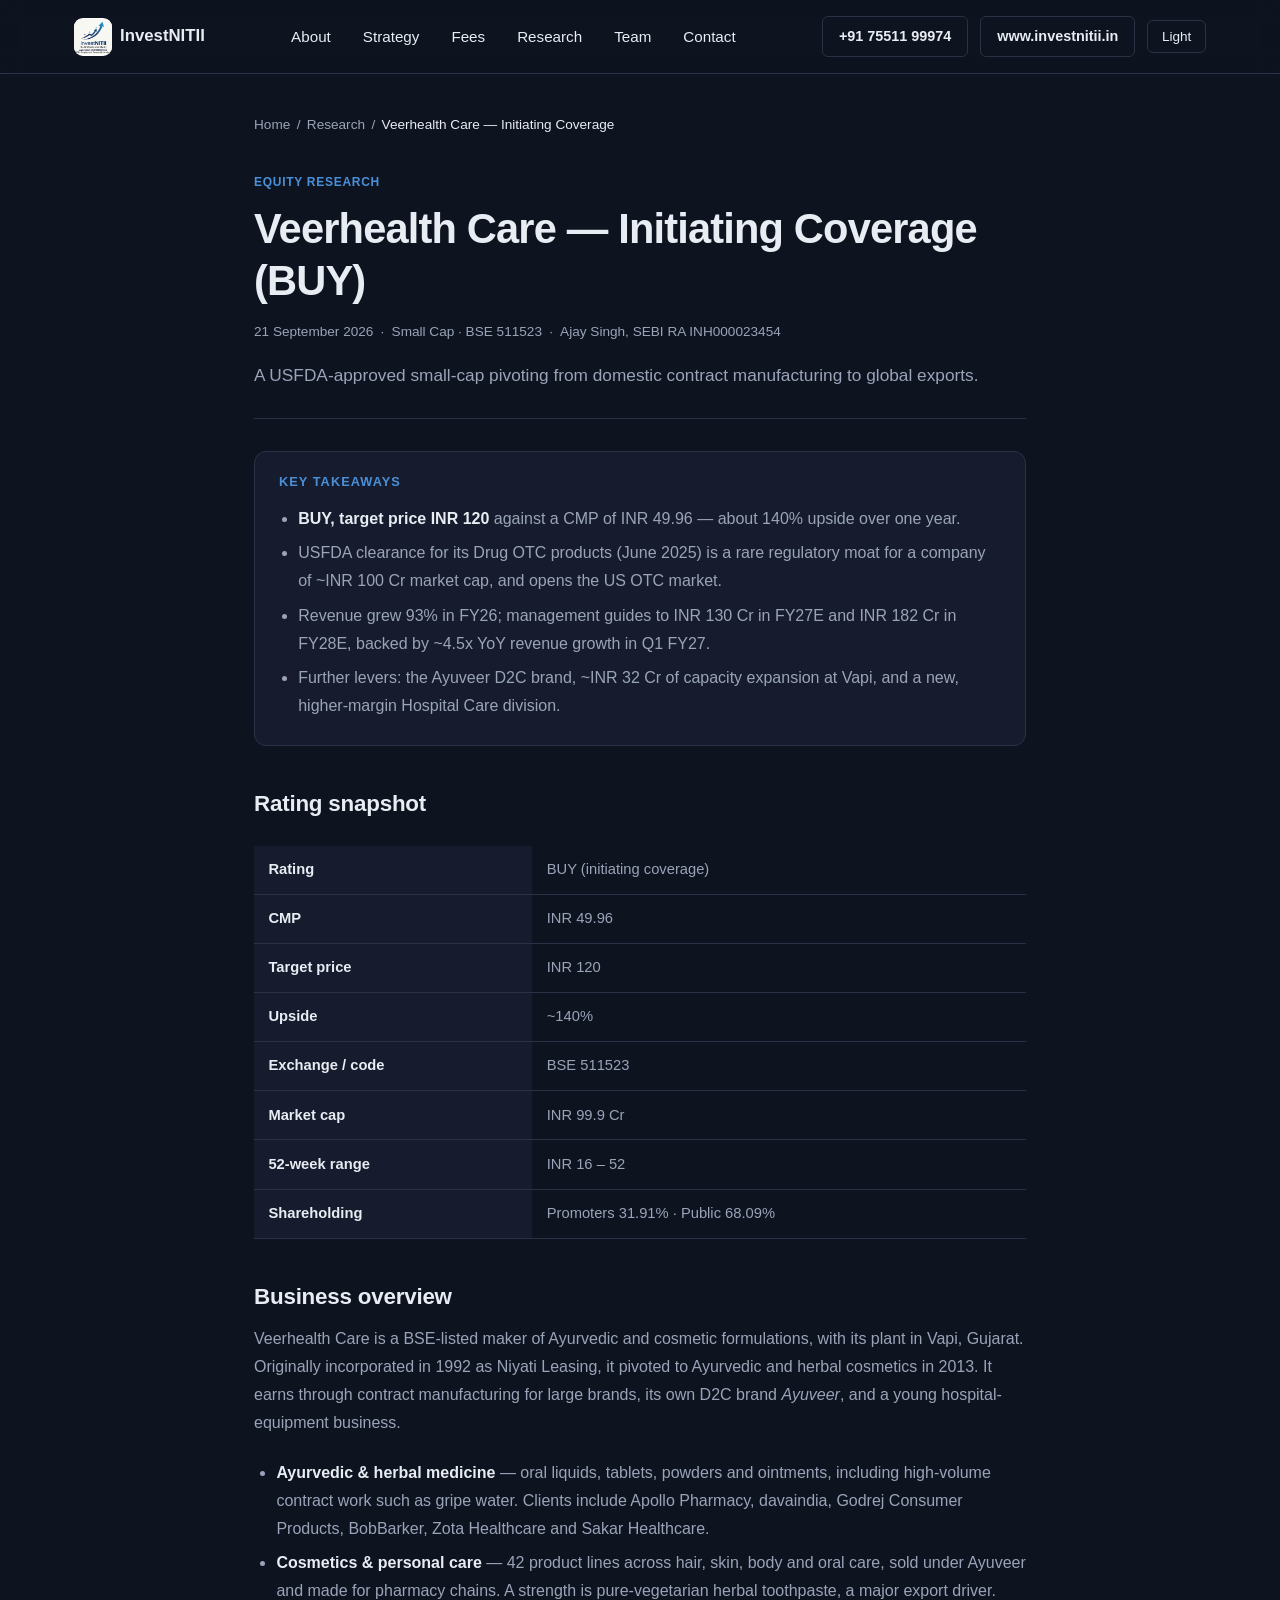
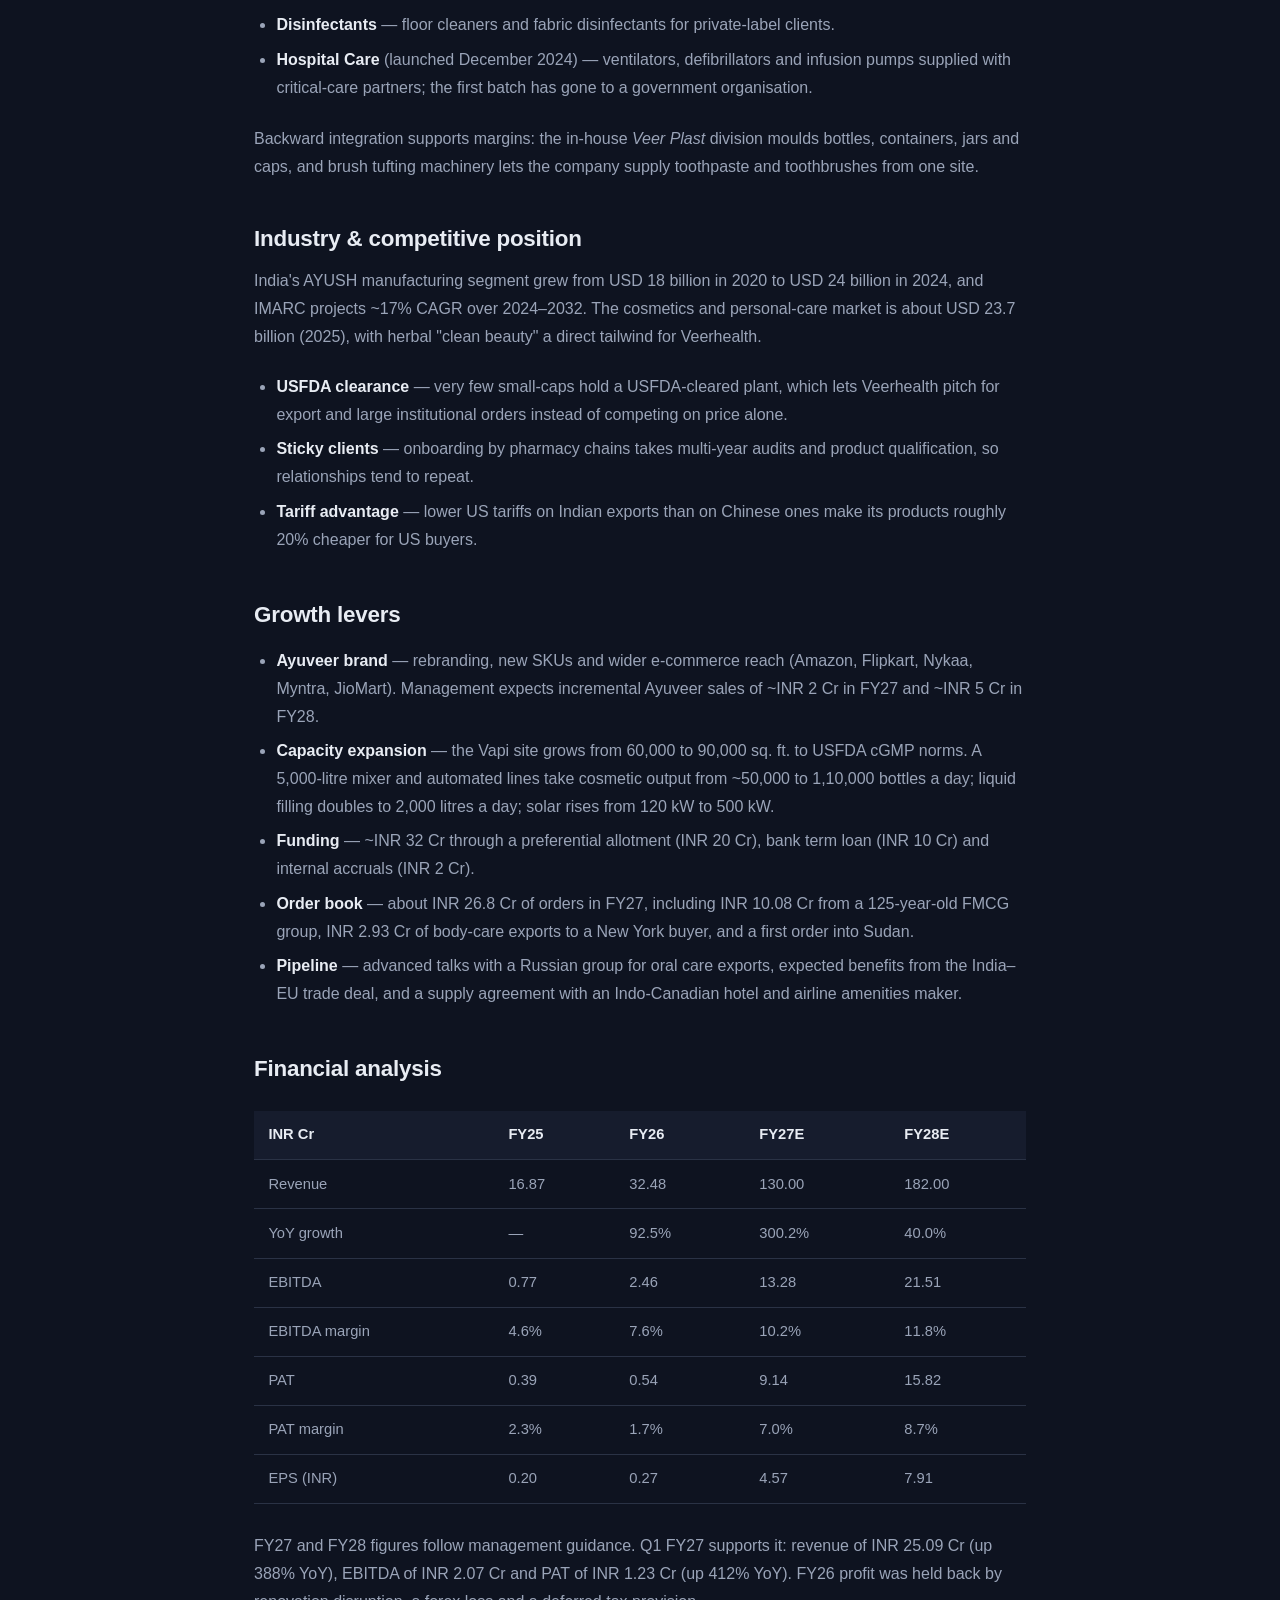
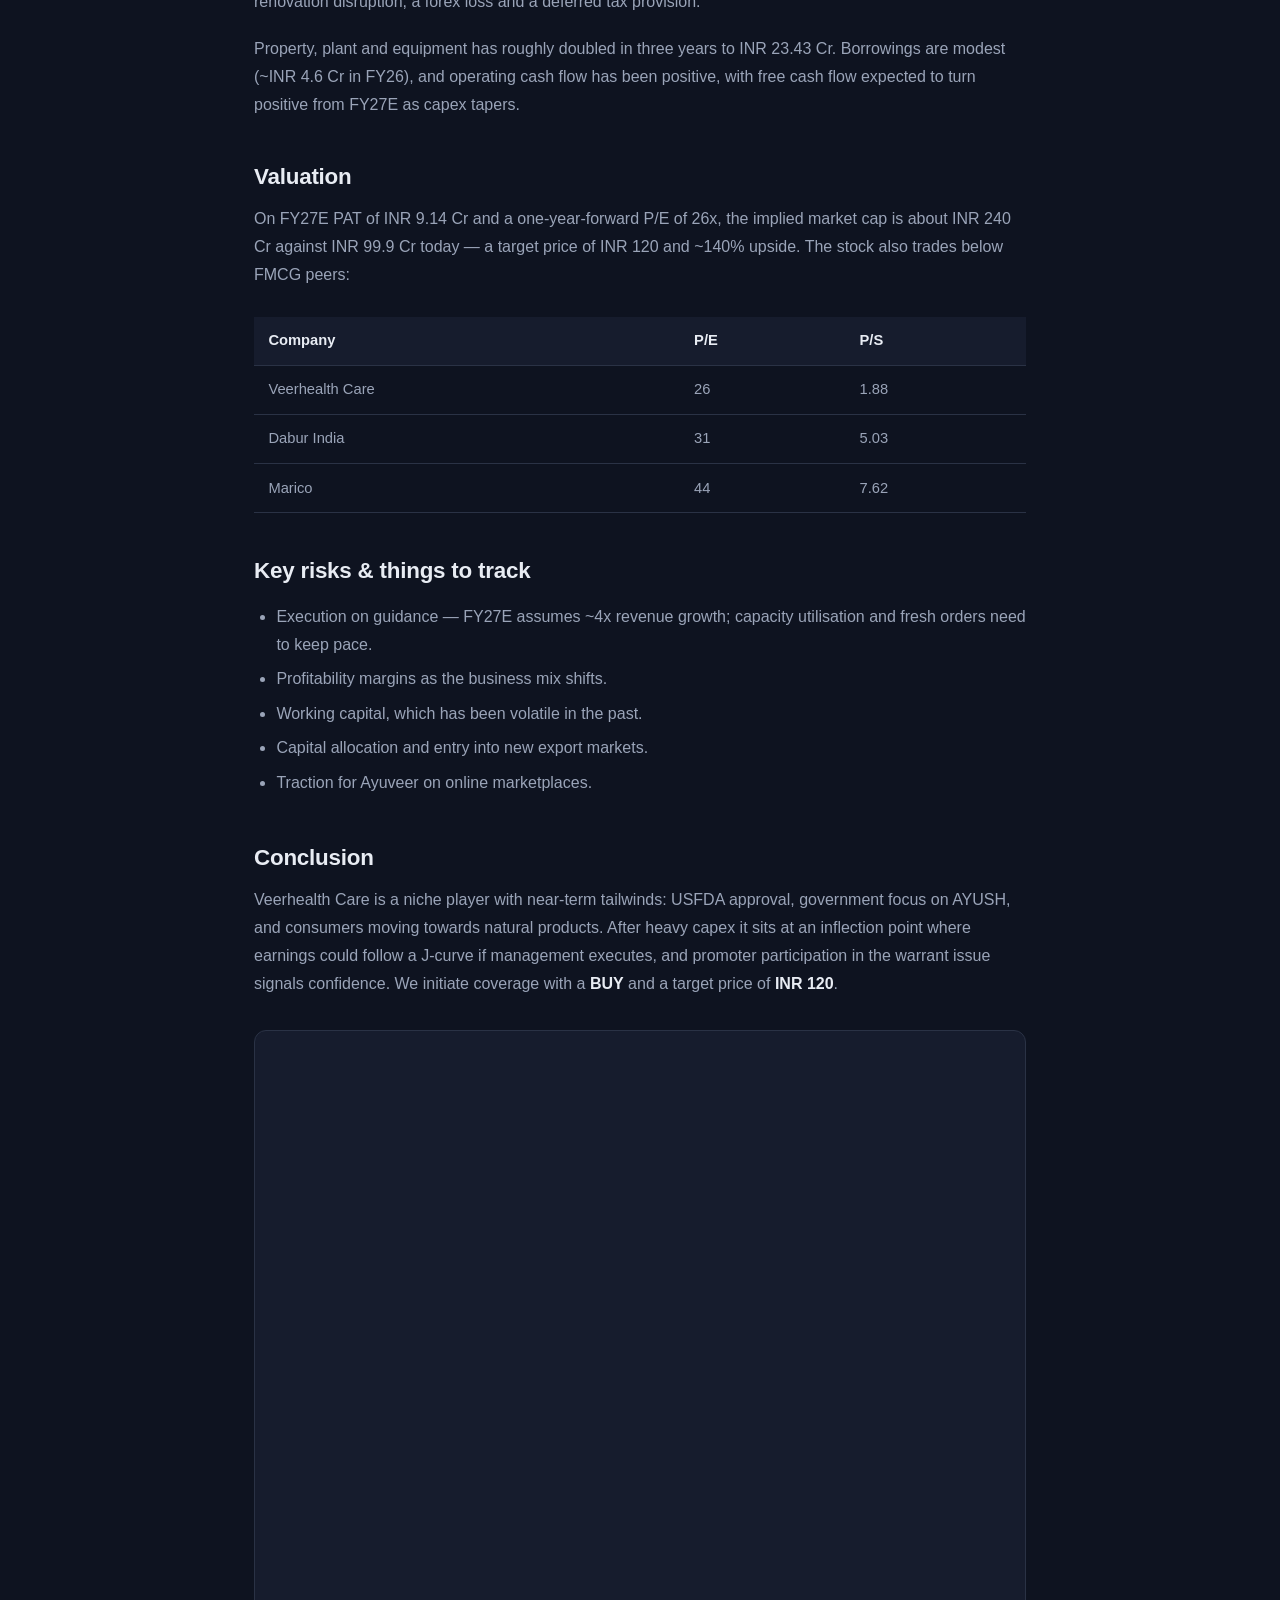
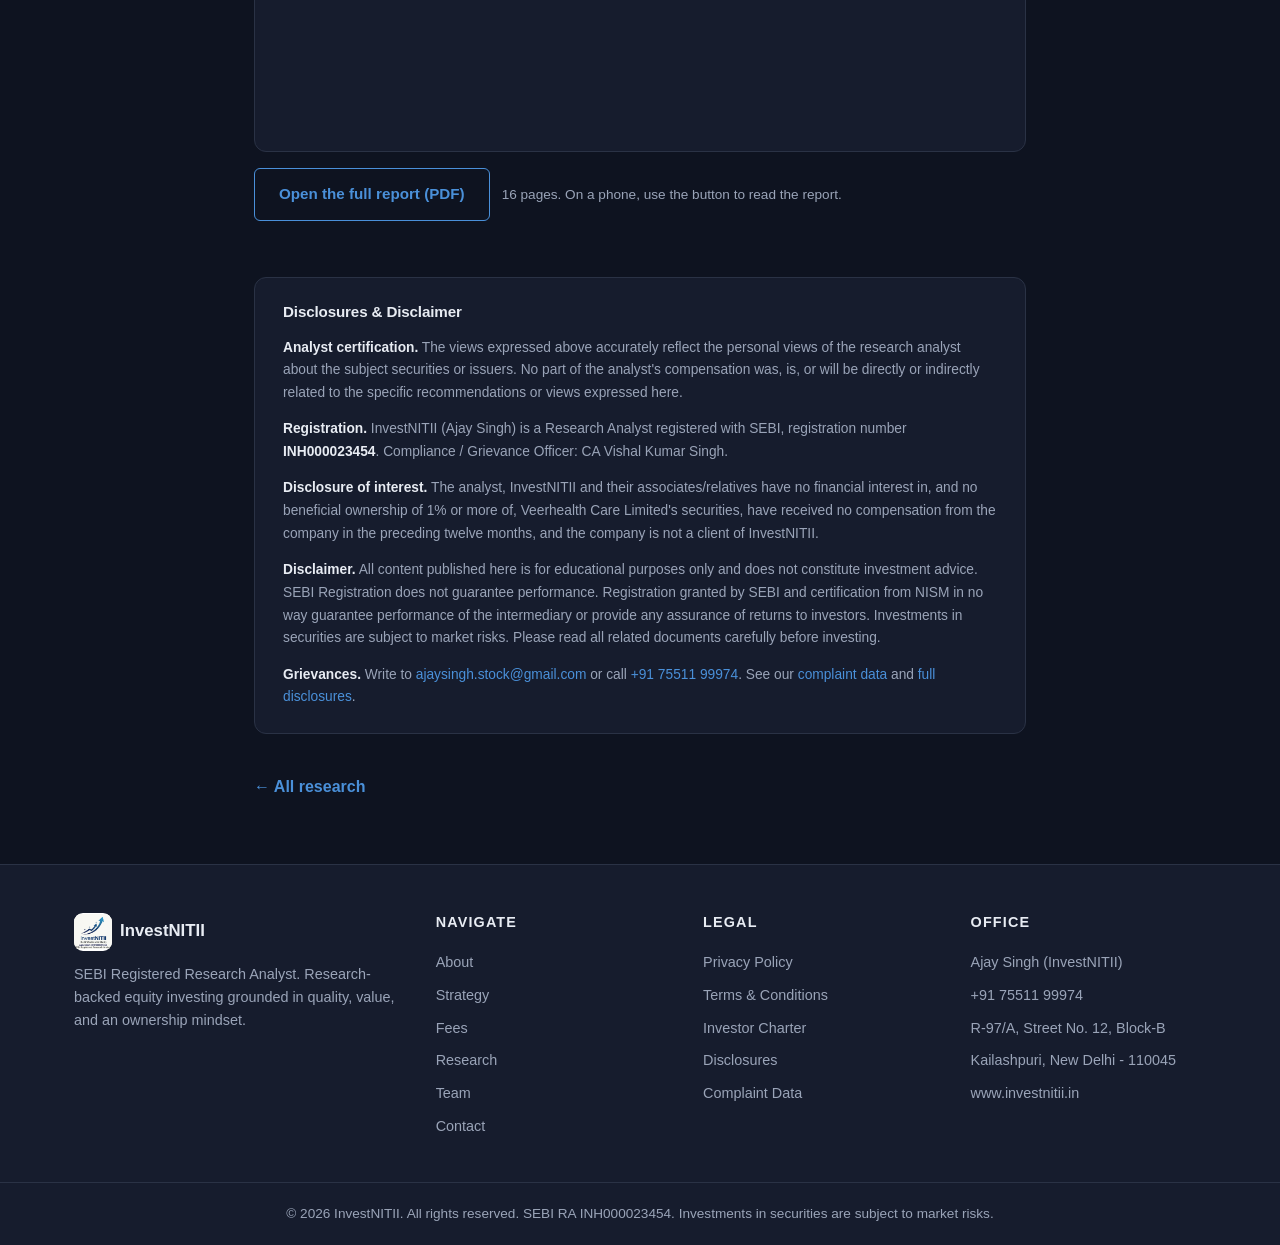
<file: research/veerhealth-care-initiating-coverage/index.html>
<!DOCTYPE html>
<html lang="en">
<head>
  <meta charset="UTF-8" />
  <meta name="viewport" content="width=device-width, initial-scale=1.0" />

  <!-- Primary SEO -->
  <title>Veerhealth Care — Initiating Coverage (BUY) — InvestNITII Research</title>
  <meta name="description" content="USFDA-approved small-cap pivoting from domestic contract manufacturing to global exports. BUY, target price INR 120 (~140% upside)." />
  <meta name="author" content="Ajay Singh (InvestNITII)" />
  <link rel="canonical" href="https://www.investnitii.in/research/veerhealth-care-initiating-coverage/" />
  <meta name="theme-color" content="#0e0f12" />

  <!-- Open Graph -->
  <meta property="og:type" content="article" />
  <meta property="og:site_name" content="InvestNITII" />
  <meta property="og:title" content="Veerhealth Care — Initiating Coverage (BUY)" />
  <meta property="og:description" content="USFDA-approved small-cap pivoting from domestic contract manufacturing to global exports. BUY, target price INR 120 (~140% upside)." />
  <meta property="og:url" content="https://www.investnitii.in/research/veerhealth-care-initiating-coverage/" />
  <meta property="og:image" content="https://www.investnitii.in/assets/InvestNITII.png" />
  <meta property="article:published_time" content="2026-09-21" />
  <meta property="article:author" content="Ajay Singh" />
  <meta property="article:section" content="Equity Research" />

  <!-- Twitter / X -->
  <meta name="twitter:card" content="summary_large_image" />
  <meta name="twitter:title" content="Veerhealth Care — Initiating Coverage (BUY)" />
  <meta name="twitter:description" content="USFDA-approved small-cap pivoting from domestic contract manufacturing to global exports. BUY, target price INR 120 (~140% upside)." />
  <meta name="twitter:image" content="https://www.investnitii.in/assets/InvestNITII.png" />

  <link rel="icon" type="image/x-icon" href="/favicon.ico" />
  <link rel="icon" type="image/png" sizes="32x32" href="/favicon-32x32.png" />
  <link rel="icon" type="image/png" sizes="16x16" href="/favicon-16x16.png" />
  <link rel="apple-touch-icon" sizes="180x180" href="/apple-touch-icon.png" />

  <link rel="stylesheet" href="/css/styles.css" />
  <link rel="stylesheet" href="/css/logo.css" />
  <link rel="stylesheet" href="/css/research.css" />

  <!-- Structured data: Article + breadcrumb -->
  <script type="application/ld+json">
  {
    "@context": "https://schema.org",
    "@graph": [
      {
        "@type": "Article",
        "headline": "Veerhealth Care — Initiating Coverage (BUY)",
        "description": "USFDA-approved small-cap pivoting from domestic contract manufacturing to global exports. BUY, target price INR 120 (~140% upside).",
        "image": "https://www.investnitii.in/assets/InvestNITII.png",
        "datePublished": "2026-09-21",
        "dateModified": "2026-09-21",
        "inLanguage": "en-IN",
        "articleSection": "Equity Research",
        "mainEntityOfPage": { "@type": "WebPage", "@id": "https://www.investnitii.in/research/veerhealth-care-initiating-coverage/" },
        "author": {
          "@type": "Person",
          "name": "Ajay Singh",
          "jobTitle": "SEBI Registered Research Analyst",
          "url": "https://www.investnitii.in/#team"
        },
        "publisher": {
          "@type": "Organization",
          "name": "InvestNITII",
          "logo": { "@type": "ImageObject", "url": "https://www.investnitii.in/assets/InvestNITII.png" }
        }
      },
      {
        "@type": "BreadcrumbList",
        "itemListElement": [
          { "@type": "ListItem", "position": 1, "name": "Home", "item": "https://www.investnitii.in/" },
          { "@type": "ListItem", "position": 2, "name": "Research", "item": "https://www.investnitii.in/research/" },
          { "@type": "ListItem", "position": 3, "name": "Veerhealth Care — Initiating Coverage", "item": "https://www.investnitii.in/research/veerhealth-care-initiating-coverage/" }
        ]
      }
    ]
  }
  </script>
</head>
<body class="dark">
  <!-- Header / Navigation -->
  <header class="site-header">
    <div class="container nav-wrap">
      <a href="/" class="brand">
        <span class="logo-badge">
          <img src="/assets/InvestNITII.png" alt="InvestNITII Logo" class="logo-badge__img" width="38" height="38" decoding="async" />
        </span>
        <span class="brand-text">InvestNITII</span>
      </a>
      <nav class="main-nav" aria-label="Main">
        <ul>
          <li><a href="/#about">About</a></li>
          <li><a href="/#strategy">Strategy</a></li>
          <li><a href="/#fees">Fees</a></li>
          <li><a href="/research/">Research</a></li>
          <li><a href="/#team">Team</a></li>
          <li><a href="/#contact">Contact</a></li>
        </ul>
      </nav>
      <div class="nav-actions">
        <a href="tel:+917551199974" class="btn btn-ghost">+91 75511 99974</a>
        <a href="https://www.investnitii.in" target="_blank" rel="noopener" class="btn btn-ghost">www.investnitii.in</a>
        <button id="themeToggle" class="theme-toggle" aria-label="Toggle theme">Dark</button>
      </div>
    </div>
  </header>

  <article class="research-post">
    <div class="container">

      <nav class="breadcrumb" aria-label="Breadcrumb">
        <a href="/">Home</a>
        <span aria-hidden="true">/</span>
        <a href="/research/">Research</a>
        <span aria-hidden="true">/</span>
        <span aria-current="page">Veerhealth Care — Initiating Coverage</span>
      </nav>

      <header class="research-head">
        <span class="insight-tag">Equity Research</span>
        <h1>Veerhealth Care — Initiating Coverage (BUY)</h1>
        <p class="research-meta">
          <time datetime="2026-09-21">21 September 2026</time>
          <span aria-hidden="true">·</span> Small Cap · BSE 511523
          <span aria-hidden="true">·</span> Ajay Singh, SEBI RA INH000023454
        </p>
        <p class="research-lead">A USFDA-approved small-cap pivoting from domestic contract manufacturing to global exports.</p>
      </header>

      <div class="research-content">
        <!-- ▼▼▼ WRITE THE REPORT HERE ▼▼▼ -->

        <aside class="key-points">
          <h2>Key takeaways</h2>
          <ul>
            <li><strong>BUY, target price INR 120</strong> against a CMP of INR 49.96 — about 140% upside over one year.</li>
            <li>USFDA clearance for its Drug OTC products (June 2025) is a rare regulatory moat for a company of ~INR 100 Cr market cap, and opens the US OTC market.</li>
            <li>Revenue grew 93% in FY26; management guides to INR 130 Cr in FY27E and INR 182 Cr in FY28E, backed by ~4.5x YoY revenue growth in Q1 FY27.</li>
            <li>Further levers: the Ayuveer D2C brand, ~INR 32 Cr of capacity expansion at Vapi, and a new, higher-margin Hospital Care division.</li>
          </ul>
        </aside>

        <h2>Rating snapshot</h2>
        <div class="table-scroll">
          <table>
            <tbody>
              <tr><th scope="row">Rating</th><td>BUY (initiating coverage)</td></tr>
              <tr><th scope="row">CMP</th><td>INR 49.96</td></tr>
              <tr><th scope="row">Target price</th><td>INR 120</td></tr>
              <tr><th scope="row">Upside</th><td>~140%</td></tr>
              <tr><th scope="row">Exchange / code</th><td>BSE 511523</td></tr>
              <tr><th scope="row">Market cap</th><td>INR 99.9 Cr</td></tr>
              <tr><th scope="row">52-week range</th><td>INR 16 – 52</td></tr>
              <tr><th scope="row">Shareholding</th><td>Promoters 31.91% · Public 68.09%</td></tr>
            </tbody>
          </table>
        </div>

        <h2>Business overview</h2>
        <p>
          Veerhealth Care is a BSE-listed maker of Ayurvedic and cosmetic formulations, with its plant
          in Vapi, Gujarat. Originally incorporated in 1992 as Niyati Leasing, it pivoted to Ayurvedic
          and herbal cosmetics in 2013. It earns through contract manufacturing for large brands, its
          own D2C brand <em>Ayuveer</em>, and a young hospital-equipment business.
        </p>
        <ul>
          <li><strong>Ayurvedic &amp; herbal medicine</strong> — oral liquids, tablets, powders and ointments, including high-volume contract work such as gripe water. Clients include Apollo Pharmacy, davaindia, Godrej Consumer Products, BobBarker, Zota Healthcare and Sakar Healthcare.</li>
          <li><strong>Cosmetics &amp; personal care</strong> — 42 product lines across hair, skin, body and oral care, sold under Ayuveer and made for pharmacy chains. A strength is pure-vegetarian herbal toothpaste, a major export driver.</li>
          <li><strong>Disinfectants</strong> — floor cleaners and fabric disinfectants for private-label clients.</li>
          <li><strong>Hospital Care</strong> (launched December 2024) — ventilators, defibrillators and infusion pumps supplied with critical-care partners; the first batch has gone to a government organisation.</li>
        </ul>
        <p>
          Backward integration supports margins: the in-house <em>Veer Plast</em> division moulds
          bottles, containers, jars and caps, and brush tufting machinery lets the company supply
          toothpaste and toothbrushes from one site.
        </p>

        <h2>Industry &amp; competitive position</h2>
        <p>
          India's AYUSH manufacturing segment grew from USD 18 billion in 2020 to USD 24 billion in 2024,
          and IMARC projects ~17% CAGR over 2024–2032. The cosmetics and personal-care market is about
          USD 23.7 billion (2025), with herbal "clean beauty" a direct tailwind for Veerhealth.
        </p>
        <ul>
          <li><strong>USFDA clearance</strong> — very few small-caps hold a USFDA-cleared plant, which lets Veerhealth pitch for export and large institutional orders instead of competing on price alone.</li>
          <li><strong>Sticky clients</strong> — onboarding by pharmacy chains takes multi-year audits and product qualification, so relationships tend to repeat.</li>
          <li><strong>Tariff advantage</strong> — lower US tariffs on Indian exports than on Chinese ones make its products roughly 20% cheaper for US buyers.</li>
        </ul>

        <h2>Growth levers</h2>
        <ul>
          <li><strong>Ayuveer brand</strong> — rebranding, new SKUs and wider e-commerce reach (Amazon, Flipkart, Nykaa, Myntra, JioMart). Management expects incremental Ayuveer sales of ~INR 2 Cr in FY27 and ~INR 5 Cr in FY28.</li>
          <li><strong>Capacity expansion</strong> — the Vapi site grows from 60,000 to 90,000 sq. ft. to USFDA cGMP norms. A 5,000-litre mixer and automated lines take cosmetic output from ~50,000 to 1,10,000 bottles a day; liquid filling doubles to 2,000 litres a day; solar rises from 120 kW to 500 kW.</li>
          <li><strong>Funding</strong> — ~INR 32 Cr through a preferential allotment (INR 20 Cr), bank term loan (INR 10 Cr) and internal accruals (INR 2 Cr).</li>
          <li><strong>Order book</strong> — about INR 26.8 Cr of orders in FY27, including INR 10.08 Cr from a 125-year-old FMCG group, INR 2.93 Cr of body-care exports to a New York buyer, and a first order into Sudan.</li>
          <li><strong>Pipeline</strong> — advanced talks with a Russian group for oral care exports, expected benefits from the India–EU trade deal, and a supply agreement with an Indo-Canadian hotel and airline amenities maker.</li>
        </ul>

        <h2>Financial analysis</h2>
        <div class="table-scroll">
          <table>
            <thead><tr><th>INR Cr</th><th>FY25</th><th>FY26</th><th>FY27E</th><th>FY28E</th></tr></thead>
            <tbody>
              <tr><td>Revenue</td><td>16.87</td><td>32.48</td><td>130.00</td><td>182.00</td></tr>
              <tr><td>YoY growth</td><td>—</td><td>92.5%</td><td>300.2%</td><td>40.0%</td></tr>
              <tr><td>EBITDA</td><td>0.77</td><td>2.46</td><td>13.28</td><td>21.51</td></tr>
              <tr><td>EBITDA margin</td><td>4.6%</td><td>7.6%</td><td>10.2%</td><td>11.8%</td></tr>
              <tr><td>PAT</td><td>0.39</td><td>0.54</td><td>9.14</td><td>15.82</td></tr>
              <tr><td>PAT margin</td><td>2.3%</td><td>1.7%</td><td>7.0%</td><td>8.7%</td></tr>
              <tr><td>EPS (INR)</td><td>0.20</td><td>0.27</td><td>4.57</td><td>7.91</td></tr>
            </tbody>
          </table>
        </div>
        <p>
          FY27 and FY28 figures follow management guidance. Q1 FY27 supports it: revenue of INR 25.09 Cr
          (up 388% YoY), EBITDA of INR 2.07 Cr and PAT of INR 1.23 Cr (up 412% YoY). FY26 profit was held
          back by renovation disruption, a forex loss and a deferred tax provision.
        </p>
        <p>
          Property, plant and equipment has roughly doubled in three years to INR 23.43 Cr. Borrowings are
          modest (~INR 4.6 Cr in FY26), and operating cash flow has been positive, with free cash flow
          expected to turn positive from FY27E as capex tapers.
        </p>

        <h2>Valuation</h2>
        <p>
          On FY27E PAT of INR 9.14 Cr and a one-year-forward P/E of 26x, the implied market cap is about
          INR 240 Cr against INR 99.9 Cr today — a target price of INR 120 and ~140% upside. The stock
          also trades below FMCG peers:
        </p>
        <div class="table-scroll">
          <table>
            <thead><tr><th>Company</th><th>P/E</th><th>P/S</th></tr></thead>
            <tbody>
              <tr><td>Veerhealth Care</td><td>26</td><td>1.88</td></tr>
              <tr><td>Dabur India</td><td>31</td><td>5.03</td></tr>
              <tr><td>Marico</td><td>44</td><td>7.62</td></tr>
            </tbody>
          </table>
        </div>

        <h2>Key risks &amp; things to track</h2>
        <ul>
          <li>Execution on guidance — FY27E assumes ~4x revenue growth; capacity utilisation and fresh orders need to keep pace.</li>
          <li>Profitability margins as the business mix shifts.</li>
          <li>Working capital, which has been volatile in the past.</li>
          <li>Capital allocation and entry into new export markets.</li>
          <li>Traction for Ayuveer on online marketplaces.</li>
        </ul>

        <h2>Conclusion</h2>
        <p>
          Veerhealth Care is a niche player with near-term tailwinds: USFDA approval, government focus on
          AYUSH, and consumers moving towards natural products. After heavy capex it sits at an
          inflection point where earnings could follow a J-curve if management executes, and promoter
          participation in the warrant issue signals confidence. We initiate coverage with a
          <strong>BUY</strong> and a target price of <strong>INR 120</strong>.
        </p>

        <!-- Full report PDF -->
        <div class="report-embed">
          <!-- toolbar=0 / navpanes=0 hide the viewer's download, print and sidebar controls -->
          <iframe src="/research-docs/Veerhealth_Care.pdf#toolbar=0&amp;navpanes=0&amp;scrollbar=0&amp;view=FitH"
                  title="Veerhealth Care — full research report (PDF)" loading="lazy"></iframe>
        </div>
        <p class="report-actions">
          <a class="btn btn-outline" target="_blank" rel="noopener"
             href="/research-docs/Veerhealth_Care.pdf">Open the full report (PDF)</a>
          <span class="report-note">16 pages. On a phone, use the button to read the report.</span>
        </p>

        <!-- ▲▲▲ END OF REPORT ▲▲▲ -->
      </div>

      <!-- ────────────────────────────────────────────────────────────────
           SEBI disclosures. Check every line before publishing — the
           holding disclosure in particular must reflect reality.
           ──────────────────────────────────────────────────────────────── -->
      <section class="disclosures" id="disclosures">
        <h2>Disclosures &amp; Disclaimer</h2>
        <p>
          <strong>Analyst certification.</strong> The views expressed above accurately
          reflect the personal views of the research analyst about the subject
          securities or issuers. No part of the analyst's compensation was, is, or
          will be directly or indirectly related to the specific recommendations or
          views expressed here.
        </p>
        <p>
          <strong>Registration.</strong> InvestNITII (Ajay Singh) is a Research Analyst
          registered with SEBI, registration number <strong>INH000023454</strong>.
          Compliance / Grievance Officer: CA Vishal Kumar Singh.
        </p>
        <p>
          <!-- Taken from the PDF's Regulation 19 disclosure — confirm before publishing -->
          <strong>Disclosure of interest.</strong> The analyst, InvestNITII and their
          associates/relatives have no financial interest in, and no beneficial ownership of
          1% or more of, Veerhealth Care Limited's securities, have received no compensation
          from the company in the preceding twelve months, and the company is not a client of
          InvestNITII.
        </p>
        <p>
          <strong>Disclaimer.</strong> All content published here is for educational
          purposes only and does not constitute investment advice. SEBI Registration
          does not guarantee performance. Registration granted by SEBI and
          certification from NISM in no way guarantee performance of the intermediary
          or provide any assurance of returns to investors. Investments in securities
          are subject to market risks. Please read all related documents carefully
          before investing.
        </p>
        <p>
          <strong>Grievances.</strong> Write to
          <a href="mailto:ajaysingh.stock@gmail.com">ajaysingh.stock@gmail.com</a> or
          call <a href="tel:+917551199974">+91 75511 99974</a>. See our
          <a href="/pages/complaint-data.html">complaint data</a> and
          <a href="/pages/privacy-policy.html#ra-disclosure">full disclosures</a>.
        </p>
      </section>

      <p class="research-back"><a href="/research/">&larr; All research</a></p>
    </div>
  </article>

  <!-- Footer -->
  <footer class="site-footer">
    <div class="container footer-grid">
      <div>
        <div class="brand">
          <span class="logo-badge logo-badge--up">
            <img src="/assets/InvestNITII.png" alt="InvestNITII Logo" class="logo-badge__img" width="38" height="38" decoding="async" loading="lazy" />
          </span>
          <span class="brand-text">InvestNITII</span>
        </div>
        <p class="footer-blurb">
          SEBI Registered Research Analyst. Research-backed equity investing
          grounded in quality, value, and an ownership mindset.
        </p>
      </div>
      <div>
        <h5>Navigate</h5>
        <ul>
          <li><a href="/#about">About</a></li>
          <li><a href="/#strategy">Strategy</a></li>
          <li><a href="/#fees">Fees</a></li>
          <li><a href="/research/">Research</a></li>
          <li><a href="/#team">Team</a></li>
          <li><a href="/#contact">Contact</a></li>
        </ul>
      </div>
      <div>
        <h5>Legal</h5>
        <ul>
          <li><a href="/pages/privacy-policy.html">Privacy Policy</a></li>
          <li><a href="/pages/privacy-policy.html#terms">Terms &amp; Conditions</a></li>
          <li><a href="/pages/privacy-policy.html#charter">Investor Charter</a></li>
          <li><a href="/pages/privacy-policy.html#ra-disclosure">Disclosures</a></li>
          <li><a href="/pages/complaint-data.html">Complaint Data</a></li>
        </ul>
      </div>
      <div>
        <h5>Office</h5>
        <ul>
          <li>Ajay Singh (InvestNITII)</li>
          <li><a href="tel:+917551199974">+91 75511 99974</a></li>
          <li>R-97/A, Street No. 12, Block-B</li>
          <li>Kailashpuri, New Delhi - 110045</li>
          <li><a href="https://www.investnitii.in" target="_blank" rel="noopener">www.investnitii.in</a></li>
        </ul>
      </div>
    </div>
    <div class="copyright">
      <div class="container">
        © 2026 InvestNITII. All rights reserved. SEBI RA INH000023454.
        Investments in securities are subject to market risks.
      </div>
    </div>
  </footer>

  <script src="/js/main.js"></script>
</body>
</html>
</file>
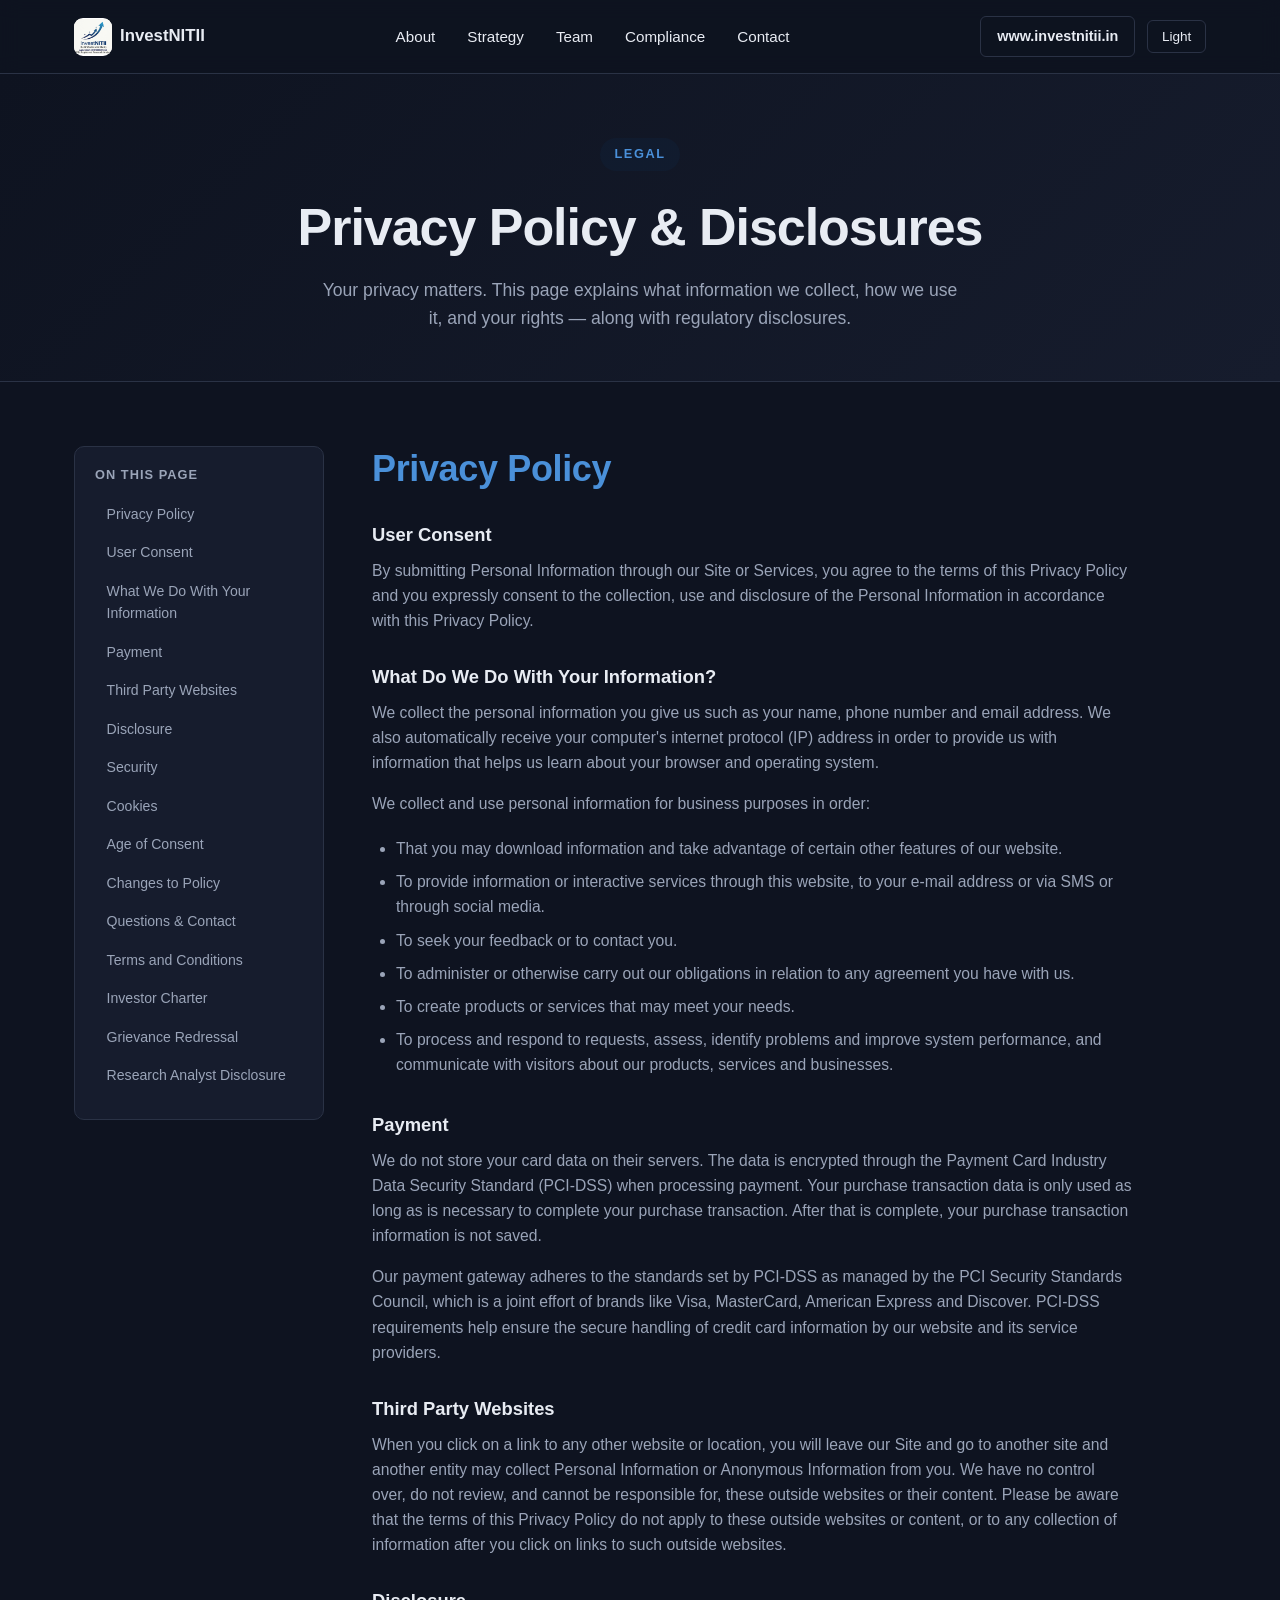
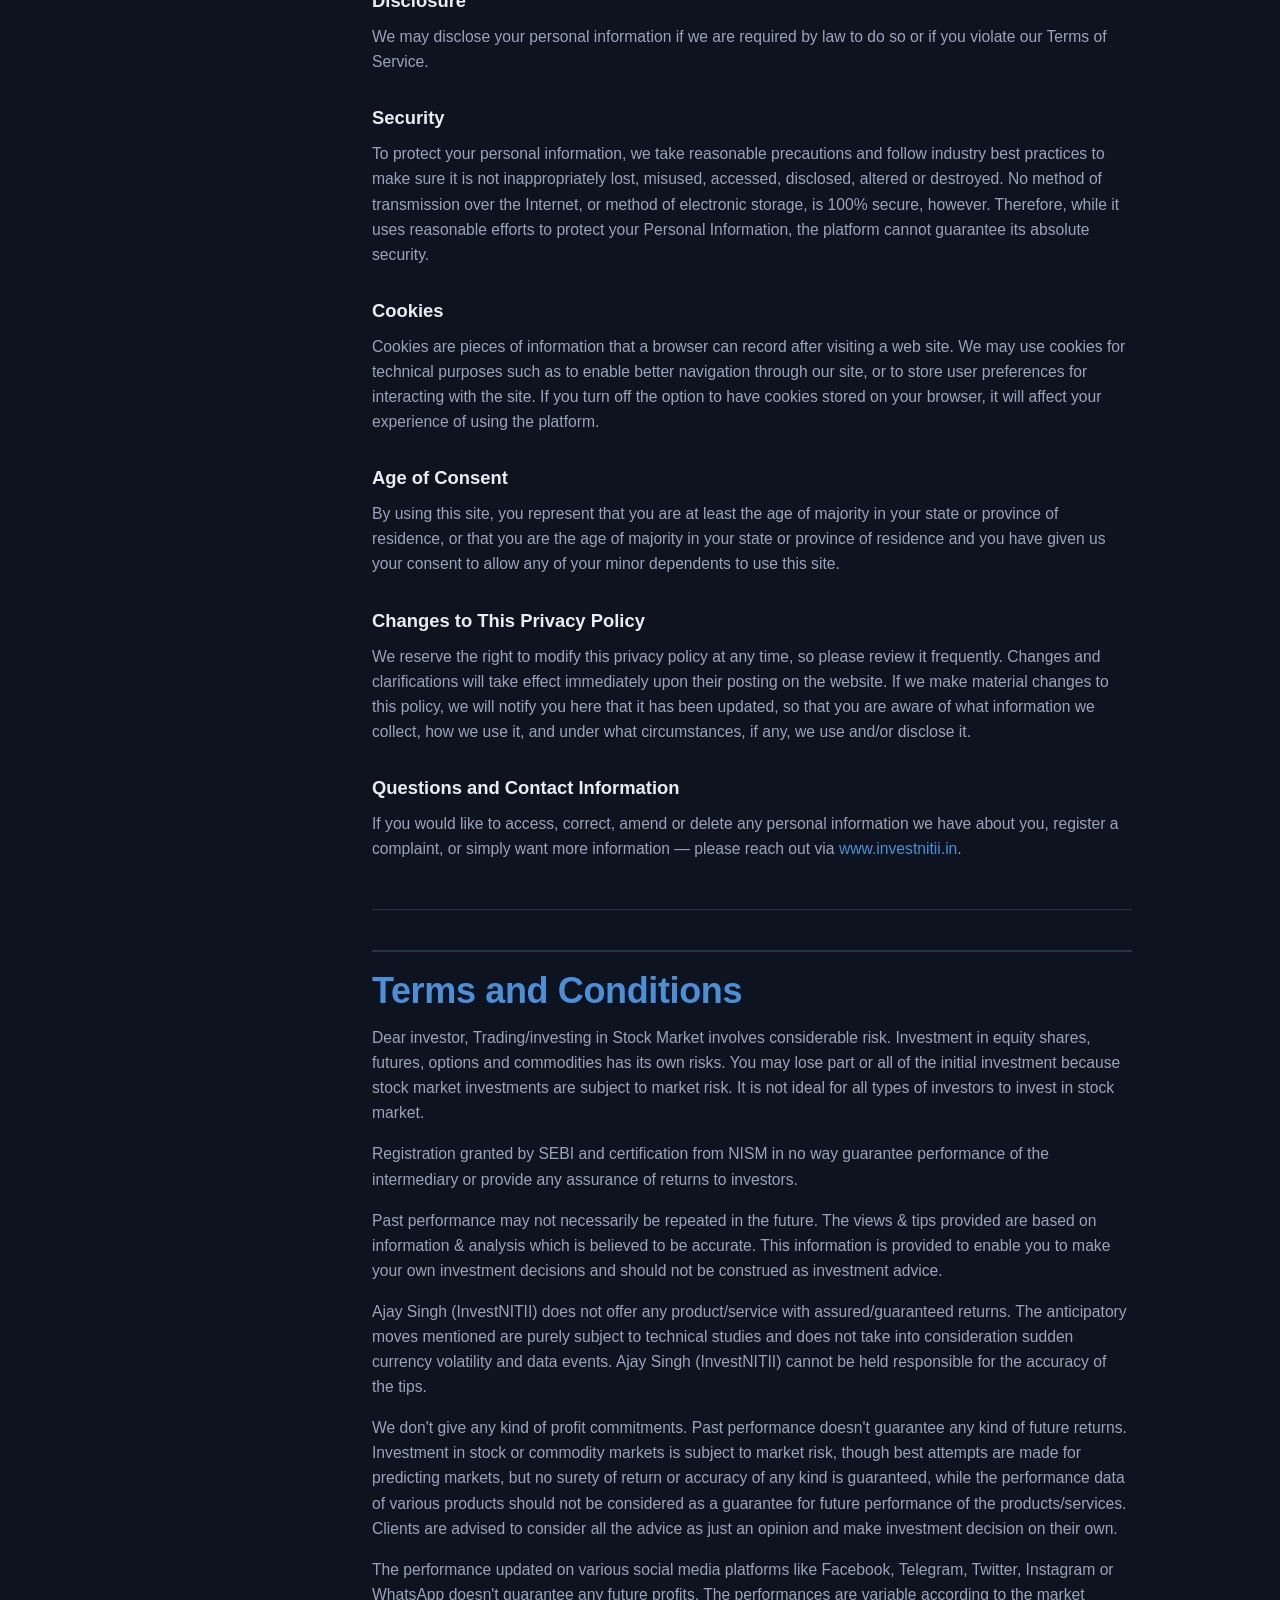
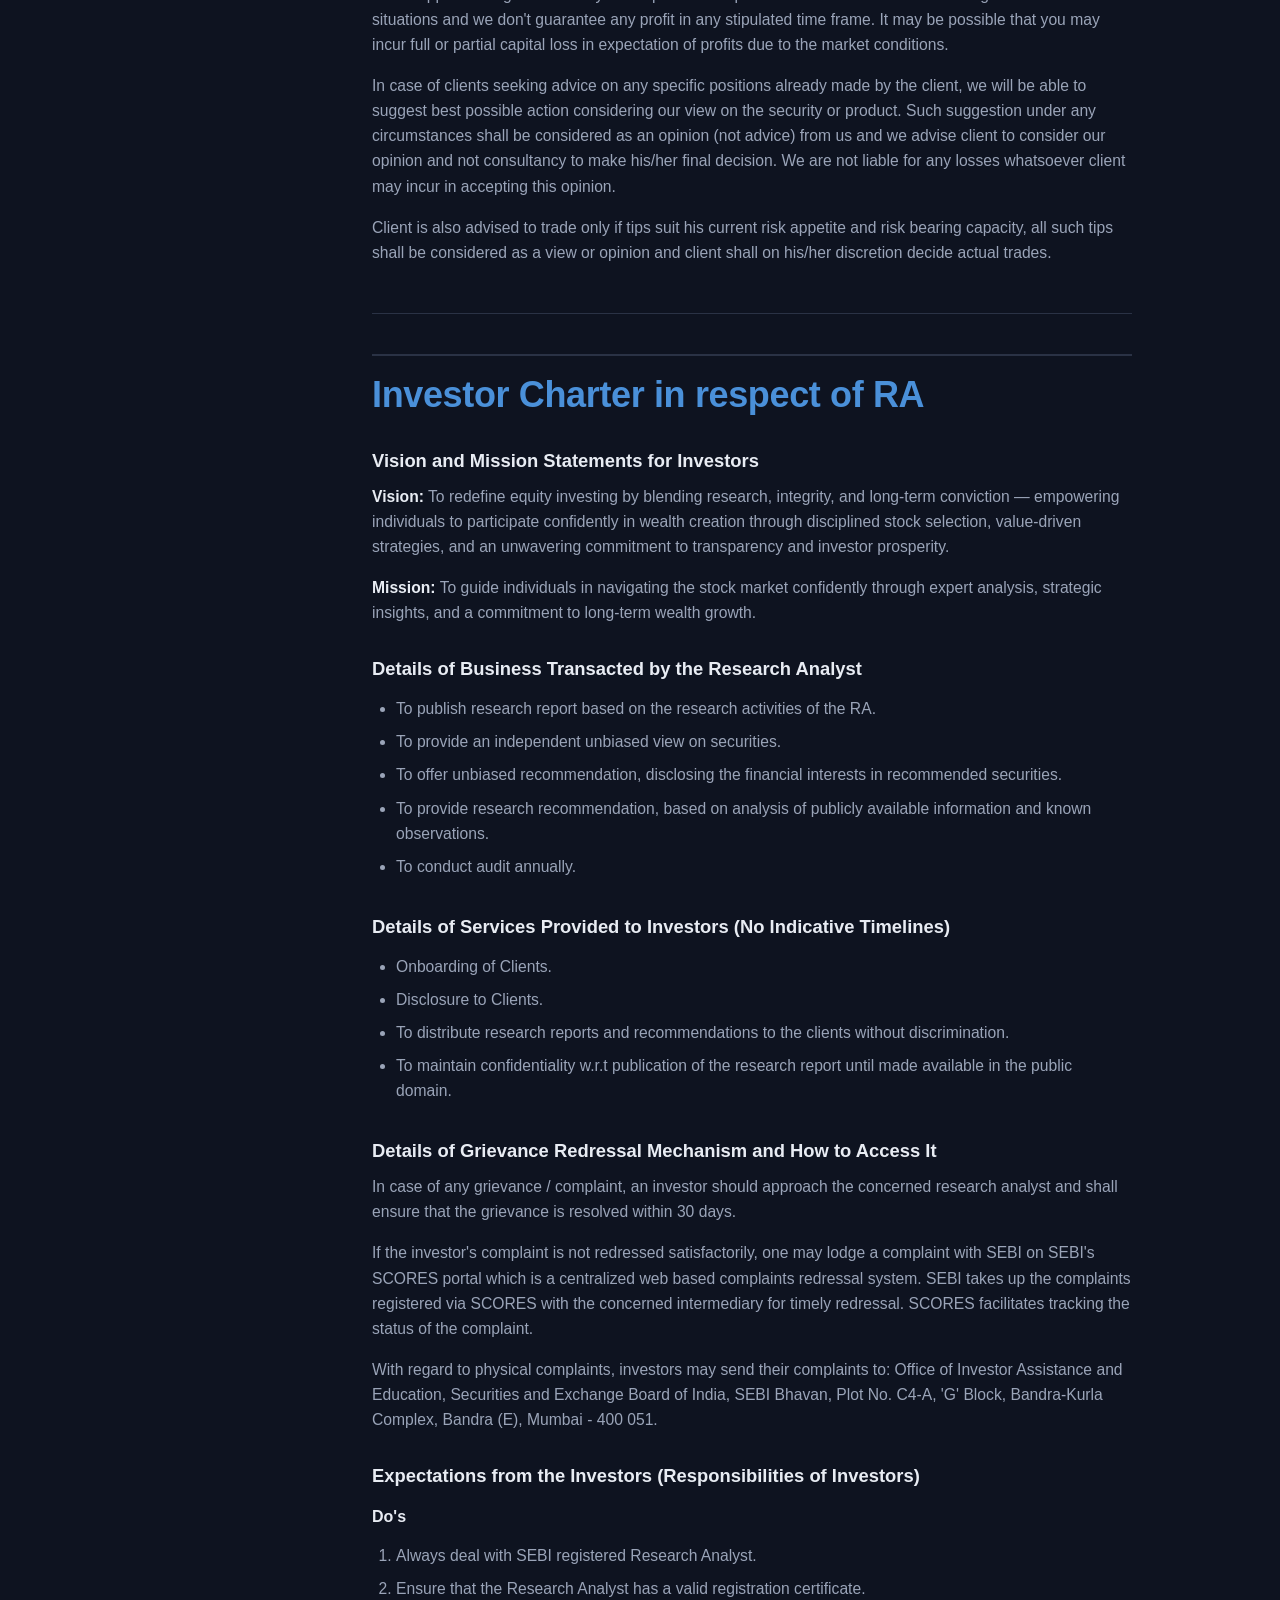
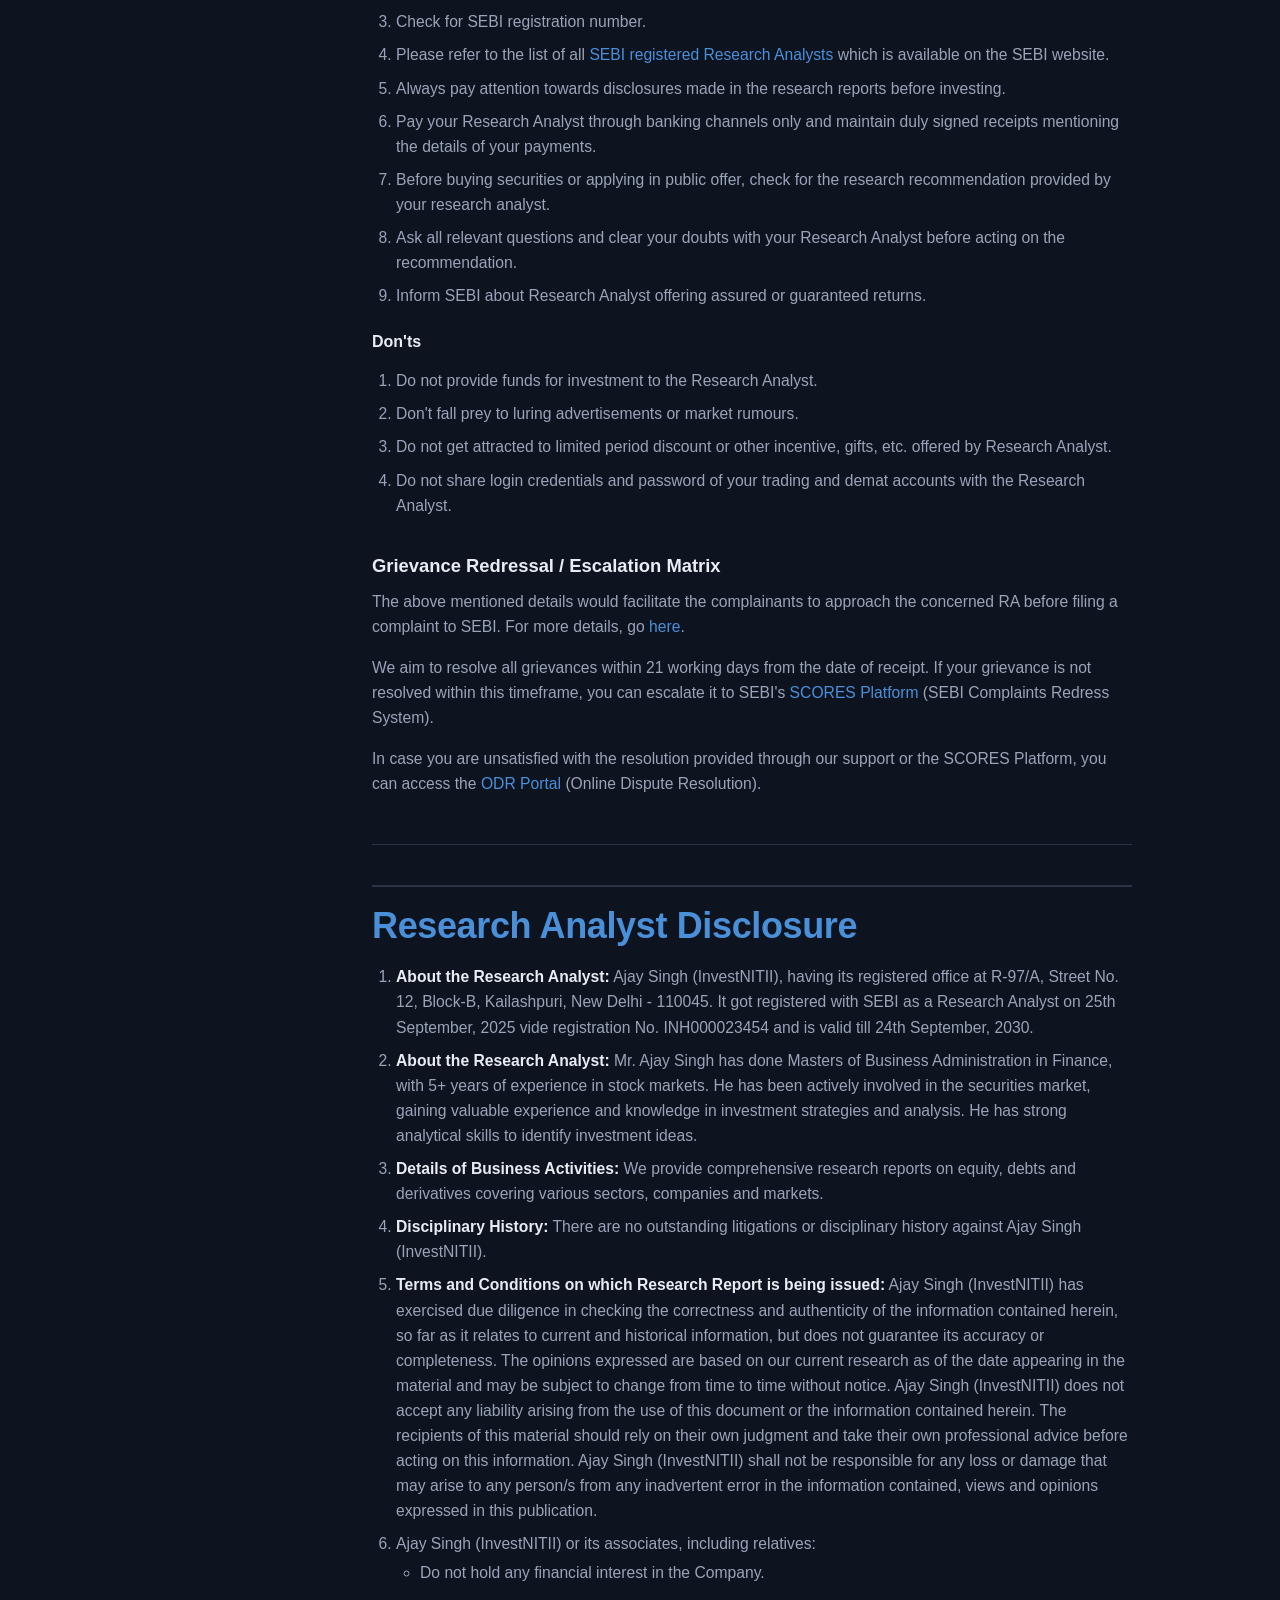
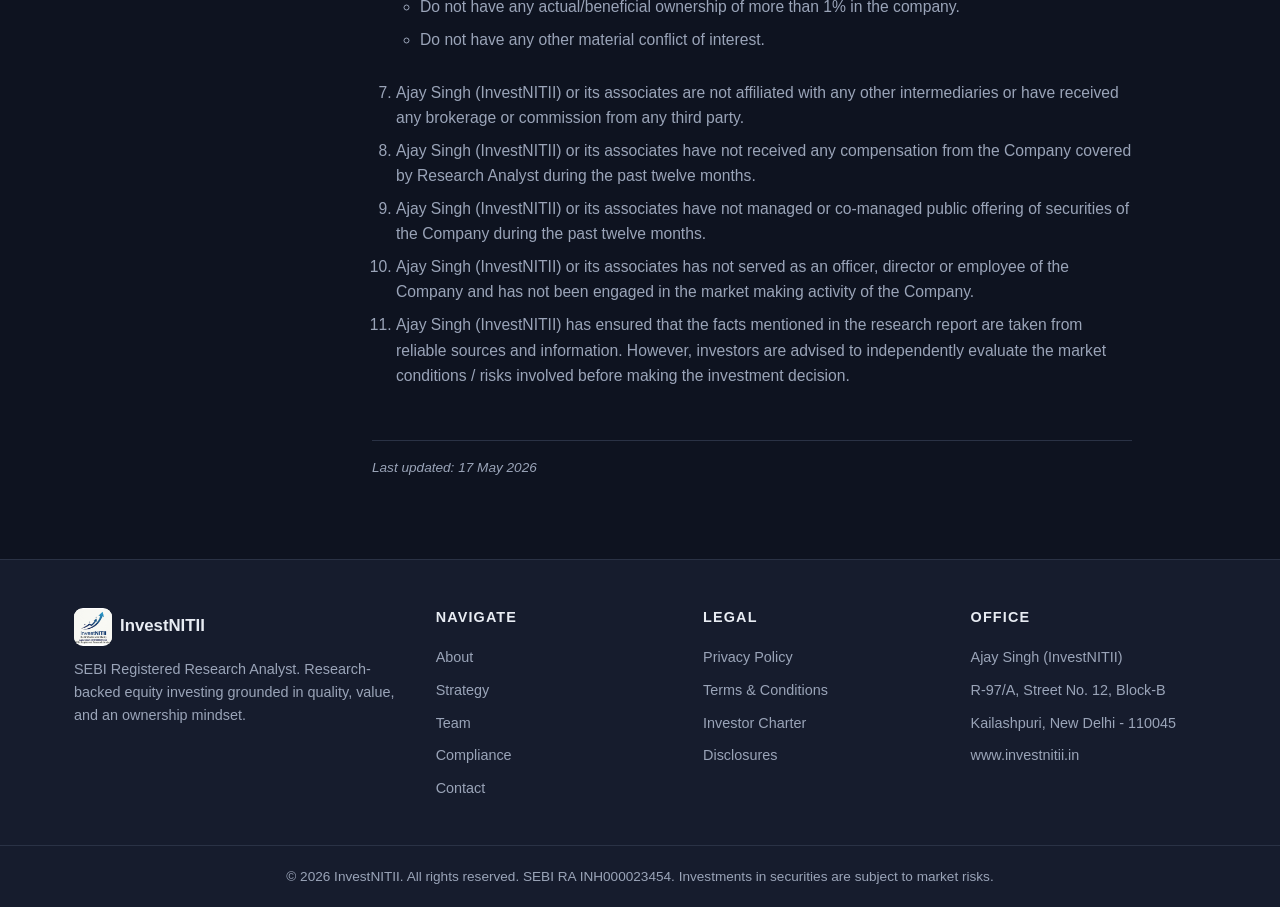
<file: pages/privacy-policy.html>
<!DOCTYPE html>
<html lang="en">
<head>
  <meta charset="UTF-8" />
  <meta name="viewport" content="width=device-width, initial-scale=1.0" />

  <!-- Primary SEO -->
  <title>Privacy Policy, Terms, Investor Charter &amp; Disclosures — InvestNITII</title>
  <meta name="description" content="Privacy Policy, Terms &amp; Conditions, Investor Charter, Grievance Redressal and Research Analyst Disclosures for InvestNITII (SEBI RA INH000023454)." />
  <meta name="robots" content="index, follow" />
  <meta name="theme-color" content="#0e0f12" />
  <link rel="canonical" href="https://www.investnitii.in/pages/privacy-policy.html" />

  <!-- Icons -->
  <link rel="icon" type="image/png" href="../assets/InvestNITII.png" />
  <link rel="apple-touch-icon" href="../assets/InvestNITII.png" />

  <!-- Open Graph -->
  <meta property="og:type" content="website" />
  <meta property="og:site_name" content="InvestNITII" />
  <meta property="og:title" content="Privacy Policy, Terms &amp; Disclosures — InvestNITII" />
  <meta property="og:description" content="Legal, compliance and disclosure information for InvestNITII (SEBI RA INH000023454)." />
  <meta property="og:url" content="https://www.investnitii.in/pages/privacy-policy.html" />
  <meta property="og:image" content="https://www.investnitii.in/assets/InvestNITII.png" />

  <link rel="stylesheet" href="../css/styles.css" />
  <link rel="stylesheet" href="../css/logo.css" />
  <link rel="stylesheet" href="../css/legal.css" />
</head>
<body class="dark">
  <!-- Header / Navigation -->
  <header class="site-header">
    <div class="container nav-wrap">
      <a href="../index.html" class="brand">
        <span class="logo-badge">
          <img src="../assets/InvestNITII.png" alt="InvestNITII logo" class="logo-badge__img" width="38" height="38" decoding="async" />
        </span>
        <span class="brand-text">InvestNITII</span>
      </a>
      <nav class="main-nav" aria-label="Main">
        <ul>
          <li><a href="../index.html#about">About</a></li>
          <li><a href="../index.html#strategy">Strategy</a></li>
          <li><a href="../index.html#team">Team</a></li>
          <li><a href="../index.html#compliance">Compliance</a></li>
          <li><a href="../index.html#contact">Contact</a></li>
        </ul>
      </nav>
      <div class="nav-actions">
        <a href="https://www.investnitii.in" target="_blank" rel="noopener" class="btn btn-ghost">www.investnitii.in</a>
        <button id="themeToggle" class="theme-toggle" aria-label="Toggle theme">Dark</button>
      </div>
    </div>
  </header>

  <!-- Page Hero -->
  <section class="page-hero">
    <div class="container">
      <p class="eyebrow">Legal</p>
      <h1>Privacy Policy &amp; Disclosures</h1>
      <p class="hero-sub">
        Your privacy matters. This page explains what information we collect, how we
        use it, and your rights — along with regulatory disclosures.
      </p>
    </div>
  </section>

  <!-- Content -->
  <section class="legal">
    <div class="container legal-wrap">
      <!-- TOC -->
      <aside class="toc">
        <h4>On this page</h4>
        <ul>
          <li><a href="#privacy">Privacy Policy</a></li>
          <li><a href="#consent">User Consent</a></li>
          <li><a href="#info">What We Do With Your Information</a></li>
          <li><a href="#payment">Payment</a></li>
          <li><a href="#third-party">Third Party Websites</a></li>
          <li><a href="#disclosure">Disclosure</a></li>
          <li><a href="#security">Security</a></li>
          <li><a href="#cookies">Cookies</a></li>
          <li><a href="#age">Age of Consent</a></li>
          <li><a href="#changes">Changes to Policy</a></li>
          <li><a href="#contact-info">Questions &amp; Contact</a></li>
          <li><a href="#terms">Terms and Conditions</a></li>
          <li><a href="#charter">Investor Charter</a></li>
          <li><a href="#grievance">Grievance Redressal</a></li>
          <li><a href="#ra-disclosure">Research Analyst Disclosure</a></li>
        </ul>
      </aside>

      <article class="legal-content">
        <h2 id="privacy">Privacy Policy</h2>

        <h3 id="consent">User Consent</h3>
        <p>
          By submitting Personal Information through our Site or Services, you agree
          to the terms of this Privacy Policy and you expressly consent to the
          collection, use and disclosure of the Personal Information in accordance
          with this Privacy Policy.
        </p>

        <h3 id="info">What Do We Do With Your Information?</h3>
        <p>
          We collect the personal information you give us such as your name, phone
          number and email address. We also automatically receive your computer's
          internet protocol (IP) address in order to provide us with information that
          helps us learn about your browser and operating system.
        </p>
        <p>We collect and use personal information for business purposes in order:</p>
        <ul>
          <li>That you may download information and take advantage of certain other features of our website.</li>
          <li>To provide information or interactive services through this website, to your e-mail address or via SMS or through social media.</li>
          <li>To seek your feedback or to contact you.</li>
          <li>To administer or otherwise carry out our obligations in relation to any agreement you have with us.</li>
          <li>To create products or services that may meet your needs.</li>
          <li>To process and respond to requests, assess, identify problems and improve system performance, and communicate with visitors about our products, services and businesses.</li>
        </ul>

        <h3 id="payment">Payment</h3>
        <p>
          We do not store your card data on their servers. The data is encrypted
          through the Payment Card Industry Data Security Standard (PCI-DSS) when
          processing payment. Your purchase transaction data is only used as long as
          is necessary to complete your purchase transaction. After that is complete,
          your purchase transaction information is not saved.
        </p>
        <p>
          Our payment gateway adheres to the standards set by PCI-DSS as managed by
          the PCI Security Standards Council, which is a joint effort of brands like
          Visa, MasterCard, American Express and Discover. PCI-DSS requirements help
          ensure the secure handling of credit card information by our website and
          its service providers.
        </p>

        <h3 id="third-party">Third Party Websites</h3>
        <p>
          When you click on a link to any other website or location, you will leave
          our Site and go to another site and another entity may collect Personal
          Information or Anonymous Information from you. We have no control over,
          do not review, and cannot be responsible for, these outside websites or
          their content. Please be aware that the terms of this Privacy Policy do
          not apply to these outside websites or content, or to any collection of
          information after you click on links to such outside websites.
        </p>

        <h3 id="disclosure">Disclosure</h3>
        <p>
          We may disclose your personal information if we are required by law to do
          so or if you violate our Terms of Service.
        </p>

        <h3 id="security">Security</h3>
        <p>
          To protect your personal information, we take reasonable precautions and
          follow industry best practices to make sure it is not inappropriately
          lost, misused, accessed, disclosed, altered or destroyed. No method of
          transmission over the Internet, or method of electronic storage, is 100%
          secure, however. Therefore, while it uses reasonable efforts to protect
          your Personal Information, the platform cannot guarantee its absolute
          security.
        </p>

        <h3 id="cookies">Cookies</h3>
        <p>
          Cookies are pieces of information that a browser can record after visiting
          a web site. We may use cookies for technical purposes such as to enable
          better navigation through our site, or to store user preferences for
          interacting with the site. If you turn off the option to have cookies
          stored on your browser, it will affect your experience of using the
          platform.
        </p>

        <h3 id="age">Age of Consent</h3>
        <p>
          By using this site, you represent that you are at least the age of
          majority in your state or province of residence, or that you are the age
          of majority in your state or province of residence and you have given us
          your consent to allow any of your minor dependents to use this site.
        </p>

        <h3 id="changes">Changes to This Privacy Policy</h3>
        <p>
          We reserve the right to modify this privacy policy at any time, so please
          review it frequently. Changes and clarifications will take effect
          immediately upon their posting on the website. If we make material changes
          to this policy, we will notify you here that it has been updated, so that
          you are aware of what information we collect, how we use it, and under
          what circumstances, if any, we use and/or disclose it.
        </p>

        <h3 id="contact-info">Questions and Contact Information</h3>
        <p>
          If you would like to access, correct, amend or delete any personal
          information we have about you, register a complaint, or simply want more
          information — please reach out via <a href="https://www.investnitii.in" target="_blank" rel="noopener">www.investnitii.in</a>.
        </p>

        <hr />

        <h2 id="terms">Terms and Conditions</h2>
        <p>
          Dear investor, Trading/investing in Stock Market involves considerable
          risk. Investment in equity shares, futures, options and commodities has
          its own risks. You may lose part or all of the initial investment because
          stock market investments are subject to market risk. It is not ideal for
          all types of investors to invest in stock market.
        </p>
        <p>
          Registration granted by SEBI and certification from NISM in no way
          guarantee performance of the intermediary or provide any assurance of
          returns to investors.
        </p>
        <p>
          Past performance may not necessarily be repeated in the future. The views
          &amp; tips provided are based on information &amp; analysis which is
          believed to be accurate. This information is provided to enable you to
          make your own investment decisions and should not be construed as
          investment advice.
        </p>
        <p>
          Ajay Singh (InvestNITII) does not offer any product/service with
          assured/guaranteed returns. The anticipatory moves mentioned are purely
          subject to technical studies and does not take into consideration sudden
          currency volatility and data events. Ajay Singh (InvestNITII) cannot be held
          responsible for the accuracy of the tips.
        </p>
        <p>
          We don't give any kind of profit commitments. Past performance doesn't
          guarantee any kind of future returns. Investment in stock or commodity
          markets is subject to market risk, though best attempts are made for
          predicting markets, but no surety of return or accuracy of any kind is
          guaranteed, while the performance data of various products should not be
          considered as a guarantee for future performance of the products/services.
          Clients are advised to consider all the advice as just an opinion and make
          investment decision on their own.
        </p>
        <p>
          The performance updated on various social media platforms like Facebook,
          Telegram, Twitter, Instagram or WhatsApp doesn't guarantee any future
          profits. The performances are variable according to the market situations
          and we don't guarantee any profit in any stipulated time frame. It may be
          possible that you may incur full or partial capital loss in expectation of
          profits due to the market conditions.
        </p>
        <p>
          In case of clients seeking advice on any specific positions already made
          by the client, we will be able to suggest best possible action considering
          our view on the security or product. Such suggestion under any
          circumstances shall be considered as an opinion (not advice) from us and
          we advise client to consider our opinion and not consultancy to make
          his/her final decision. We are not liable for any losses whatsoever client
          may incur in accepting this opinion.
        </p>
        <p>
          Client is also advised to trade only if tips suit his current risk
          appetite and risk bearing capacity, all such tips shall be considered as
          a view or opinion and client shall on his/her discretion decide actual
          trades.
        </p>

        <hr />

        <h2 id="charter">Investor Charter in respect of RA</h2>

        <h3>Vision and Mission Statements for Investors</h3>
        <p>
          <strong>Vision:</strong> To redefine equity investing by blending research,
          integrity, and long-term conviction — empowering individuals to participate
          confidently in wealth creation through disciplined stock selection,
          value-driven strategies, and an unwavering commitment to transparency and
          investor prosperity.
        </p>
        <p>
          <strong>Mission:</strong> To guide individuals in navigating the stock
          market confidently through expert analysis, strategic insights, and a
          commitment to long-term wealth growth.
        </p>

        <h3>Details of Business Transacted by the Research Analyst</h3>
        <ul>
          <li>To publish research report based on the research activities of the RA.</li>
          <li>To provide an independent unbiased view on securities.</li>
          <li>To offer unbiased recommendation, disclosing the financial interests in recommended securities.</li>
          <li>To provide research recommendation, based on analysis of publicly available information and known observations.</li>
          <li>To conduct audit annually.</li>
        </ul>

        <h3>Details of Services Provided to Investors (No Indicative Timelines)</h3>
        <ul>
          <li>Onboarding of Clients.</li>
          <li>Disclosure to Clients.</li>
          <li>To distribute research reports and recommendations to the clients without discrimination.</li>
          <li>To maintain confidentiality w.r.t publication of the research report until made available in the public domain.</li>
        </ul>

        <h3 id="grievance">Details of Grievance Redressal Mechanism and How to Access It</h3>
        <p>
          In case of any grievance / complaint, an investor should approach the
          concerned research analyst and shall ensure that the grievance is resolved
          within 30 days.
        </p>
        <p>
          If the investor's complaint is not redressed satisfactorily, one may lodge
          a complaint with SEBI on SEBI's SCORES portal which is a centralized web
          based complaints redressal system. SEBI takes up the complaints registered
          via SCORES with the concerned intermediary for timely redressal. SCORES
          facilitates tracking the status of the complaint.
        </p>
        <p>
          With regard to physical complaints, investors may send their complaints
          to: Office of Investor Assistance and Education, Securities and Exchange
          Board of India, SEBI Bhavan, Plot No. C4-A, 'G' Block, Bandra-Kurla
          Complex, Bandra (E), Mumbai - 400 051.
        </p>

        <h3>Expectations from the Investors (Responsibilities of Investors)</h3>
        <h4>Do's</h4>
        <ol>
          <li>Always deal with SEBI registered Research Analyst.</li>
          <li>Ensure that the Research Analyst has a valid registration certificate.</li>
          <li>Check for SEBI registration number.</li>
          <li>Please refer to the list of all <a href="https://www.sebi.gov.in/sebiweb/other/OtherAction.do?doRecognisedFpi=yes&amp;intmId=14" target="_blank" rel="noopener">SEBI registered Research Analysts</a> which is available on the SEBI website.</li>
          <li>Always pay attention towards disclosures made in the research reports before investing.</li>
          <li>Pay your Research Analyst through banking channels only and maintain duly signed receipts mentioning the details of your payments.</li>
          <li>Before buying securities or applying in public offer, check for the research recommendation provided by your research analyst.</li>
          <li>Ask all relevant questions and clear your doubts with your Research Analyst before acting on the recommendation.</li>
          <li>Inform SEBI about Research Analyst offering assured or guaranteed returns.</li>
        </ol>
        <h4>Don'ts</h4>
        <ol>
          <li>Do not provide funds for investment to the Research Analyst.</li>
          <li>Don't fall prey to luring advertisements or market rumours.</li>
          <li>Do not get attracted to limited period discount or other incentive, gifts, etc. offered by Research Analyst.</li>
          <li>Do not share login credentials and password of your trading and demat accounts with the Research Analyst.</li>
        </ol>

        <h3>Grievance Redressal / Escalation Matrix</h3>
        <p>
          The above mentioned details would facilitate the complainants to
          approach the concerned RA before filing a complaint to SEBI. For more
          details, go
          <a href="https://www.bseindia.com/markets/MarketInfo/DispNewNoticesCirculars.aspx?page=20241209-41" target="_blank" rel="noopener">here</a>.
        </p>
        <p>
          We aim to resolve all grievances within 21 working days from the date of
          receipt. If your grievance is not resolved within this timeframe, you can
          escalate it to SEBI's
          <a href="https://scores.sebi.gov.in/" target="_blank" rel="noopener">SCORES Platform</a>
          (SEBI Complaints Redress System).
        </p>
        <p>
          In case you are unsatisfied with the resolution provided through our
          support or the SCORES Platform, you can access the
          <a href="https://smartodr.in/login" target="_blank" rel="noopener">ODR Portal</a>
          (Online Dispute Resolution).
        </p>

        <hr />

        <h2 id="ra-disclosure">Research Analyst Disclosure</h2>
        <ol>
          <li>
            <strong>About the Research Analyst:</strong> Ajay Singh (InvestNITII),
            having its registered office at R-97/A, Street No. 12, Block-B,
            Kailashpuri, New Delhi - 110045. It got registered with SEBI as a
            Research Analyst on 25th September, 2025 vide registration No.
            INH000023454 and is valid till 24th September, 2030.
          </li>
          <li>
            <strong>About the Research Analyst:</strong> Mr. Ajay Singh has done
            Masters of Business Administration in Finance, with 5+ years of
            experience in stock markets. He has been actively involved in the
            securities market, gaining valuable experience and knowledge in
            investment strategies and analysis. He has strong analytical skills to
            identify investment ideas.
          </li>
          <li>
            <strong>Details of Business Activities:</strong> We provide comprehensive
            research reports on equity, debts and derivatives covering various
            sectors, companies and markets.
          </li>
          <li>
            <strong>Disciplinary History:</strong> There are no outstanding
            litigations or disciplinary history against Ajay Singh (InvestNITII).
          </li>
          <li>
            <strong>Terms and Conditions on which Research Report is being issued:</strong>
            Ajay Singh (InvestNITII) has exercised due diligence in checking the
            correctness and authenticity of the information contained herein, so far
            as it relates to current and historical information, but does not
            guarantee its accuracy or completeness. The opinions expressed are based
            on our current research as of the date appearing in the material and may
            be subject to change from time to time without notice. Ajay Singh
            (InvestNITII) does not accept any liability arising from the use of
            this document or the information contained herein. The recipients of
            this material should rely on their own judgment and take their own
            professional advice before acting on this information. Ajay Singh
            (InvestNITII) shall not be responsible for any loss or damage that
            may arise to any person/s from any inadvertent error in the
            information contained, views and opinions expressed in this publication.
          </li>
          <li>
            Ajay Singh (InvestNITII) or its associates, including relatives:
            <ul>
              <li>Do not hold any financial interest in the Company.</li>
              <li>Do not have any actual/beneficial ownership of more than 1% in the company.</li>
              <li>Do not have any other material conflict of interest.</li>
            </ul>
          </li>
          <li>
            Ajay Singh (InvestNITII) or its associates are not affiliated with any other
            intermediaries or have received any brokerage or commission from any
            third party.
          </li>
          <li>
            Ajay Singh (InvestNITII) or its associates have not received any compensation
            from the Company covered by Research Analyst during the past twelve
            months.
          </li>
          <li>
            Ajay Singh (InvestNITII) or its associates have not managed or co-managed
            public offering of securities of the Company during the past twelve
            months.
          </li>
          <li>
            Ajay Singh (InvestNITII) or its associates has not served as an officer,
            director or employee of the Company and has not been engaged in the
            market making activity of the Company.
          </li>
          <li>
            Ajay Singh (InvestNITII) has ensured that the facts mentioned in the research
            report are taken from reliable sources and information. However,
            investors are advised to independently evaluate the market conditions /
            risks involved before making the investment decision.
          </li>
        </ol>

        <p class="last-updated"><em>Last updated: 17 May 2026</em></p>
      </article>
    </div>
  </section>

  <!-- Footer -->
  <footer class="site-footer">
    <div class="container footer-grid">
      <div>
        <div class="brand">
          <span class="logo-badge logo-badge--up">
            <img src="../assets/InvestNITII.png" alt="InvestNITII logo" class="logo-badge__img" width="38" height="38" decoding="async" loading="lazy" />
          </span>
          <span class="brand-text">InvestNITII</span>
        </div>
        <p class="footer-blurb">
          SEBI Registered Research Analyst. Research-backed equity investing
          grounded in quality, value, and an ownership mindset.
        </p>
      </div>
      <div>
        <h5>Navigate</h5>
        <ul>
          <li><a href="../index.html#about">About</a></li>
          <li><a href="../index.html#strategy">Strategy</a></li>
          <li><a href="../index.html#team">Team</a></li>
          <li><a href="../index.html#compliance">Compliance</a></li>
          <li><a href="../index.html#contact">Contact</a></li>
        </ul>
      </div>
      <div>
        <h5>Legal</h5>
        <ul>
          <li><a href="privacy-policy.html">Privacy Policy</a></li>
          <li><a href="privacy-policy.html#terms">Terms &amp; Conditions</a></li>
          <li><a href="privacy-policy.html#charter">Investor Charter</a></li>
          <li><a href="privacy-policy.html#ra-disclosure">Disclosures</a></li>
        </ul>
      </div>
      <div>
        <h5>Office</h5>
        <ul>
          <li>Ajay Singh (InvestNITII)</li>
          <li>R-97/A, Street No. 12, Block-B</li>
          <li>Kailashpuri, New Delhi - 110045</li>
          <li><a href="https://www.investnitii.in" target="_blank" rel="noopener">www.investnitii.in</a></li>
        </ul>
      </div>
    </div>
    <div class="copyright">
      <div class="container">
        © 2026 InvestNITII. All rights reserved. SEBI RA INH000023454.
        Investments in securities are subject to market risks.
      </div>
    </div>
  </footer>

  <script src="../js/main.js"></script>
</body>
</html>
</file>
<file: css/styles.css>
/* ---------- Reset & Base ---------- */
*, *::before, *::after { box-sizing: border-box; }
html { scroll-behavior: smooth; }
body {
  margin: 0;
  font-family: -apple-system, BlinkMacSystemFont, "Segoe UI", Roboto, "Helvetica Neue", Arial, sans-serif;
  color: #1a1f2e;
  background: #ffffff;
  line-height: 1.6;
  -webkit-font-smoothing: antialiased;
  transition: background 0.3s ease, color 0.3s ease;
}

:root {
  --bg: #ffffff;
  --bg-alt: #f7f8fb;
  --text: #1a1f2e;
  --text-muted: #5a6477;
  --border: #e4e8ef;
  --primary: #0a4d8c;
  --primary-dark: #073a6b;
  --accent: #c8a050;
  --card-bg: #ffffff;
  --shadow: 0 4px 20px rgba(10, 30, 60, 0.06);
  --shadow-lg: 0 12px 40px rgba(10, 30, 60, 0.1);
}

body.dark {
  --bg: #0e1320;
  --bg-alt: #161c2d;
  --text: #e8ecf3;
  --text-muted: #9aa4b8;
  --border: #2a3245;
  --primary: #4a90d9;
  --primary-dark: #3a7ec0;
  --accent: #d4b06a;
  --card-bg: #161c2d;
  --shadow: 0 4px 20px rgba(0, 0, 0, 0.3);
  --shadow-lg: 0 12px 40px rgba(0, 0, 0, 0.5);
  background: var(--bg);
  color: var(--text);
}

body { background: var(--bg); color: var(--text); }

.container {
  max-width: 1180px;
  margin: 0 auto;
  padding: 0 1.5rem;
}

h1, h2, h3, h4, h5 {
  font-weight: 700;
  line-height: 1.25;
  margin: 0 0 0.75rem;
  color: var(--text);
}
h1 { font-size: clamp(2rem, 4.5vw, 3.25rem); letter-spacing: -0.02em; }
h2 { font-size: clamp(1.6rem, 3vw, 2.25rem); letter-spacing: -0.01em; }
h3 { font-size: 1.2rem; }
p  { margin: 0 0 1rem; color: var(--text-muted); }

a { color: var(--primary); text-decoration: none; transition: color 0.2s; }
a:hover { color: var(--primary-dark); }

/* ---------- Buttons ---------- */
.btn {
  display: inline-block;
  padding: 0.75rem 1.5rem;
  border-radius: 6px;
  font-weight: 600;
  font-size: 0.95rem;
  border: 1.5px solid transparent;
  cursor: pointer;
  transition: all 0.2s ease;
  text-align: center;
}
.btn-primary {
  background: var(--primary);
  color: #fff;
  border-color: var(--primary);
}
.btn-primary:hover { background: var(--primary-dark); border-color: var(--primary-dark); color: #fff; }
.btn-outline {
  background: transparent;
  color: var(--primary);
  border-color: var(--primary);
}
.btn-outline:hover { background: var(--primary); color: #fff; }
.btn-ghost {
  background: transparent;
  color: var(--text);
  border-color: var(--border);
  padding: 0.5rem 1rem;
  font-size: 0.9rem;
}
.btn-ghost:hover { border-color: var(--primary); color: var(--primary); }

/* ---------- Header ---------- */
.site-header {
  position: sticky;
  top: 0;
  z-index: 100;
  background: rgba(255, 255, 255, 0.95);
  backdrop-filter: blur(10px);
  border-bottom: 1px solid var(--border);
}
body.dark .site-header { background: rgba(14, 19, 32, 0.95); }

.nav-wrap {
  display: flex;
  align-items: center;
  justify-content: space-between;
  padding: 1rem 1.5rem;
  gap: 2rem;
}
.brand {
  display: flex;
  align-items: center;
  gap: 0.5rem;
  font-weight: 700;
}
.brand-logo {
  width: 38px;
  height: 38px;
  object-fit: contain;
  border-radius: 6px;
}
.brand-text { color: var(--text); font-size: 1.05rem; }

.main-nav ul {
  display: flex;
  gap: 2rem;
  list-style: none;
  margin: 0;
  padding: 0;
}
.main-nav a {
  color: var(--text);
  font-weight: 500;
  font-size: 0.95rem;
}
.main-nav a:hover { color: var(--primary); }

.nav-actions { display: flex; gap: 0.75rem; align-items: center; }
.theme-toggle {
  background: transparent;
  border: 1px solid var(--border);
  color: var(--text);
  padding: 0.5rem 0.85rem;
  border-radius: 6px;
  cursor: pointer;
  font-size: 0.85rem;
  transition: all 0.2s;
}
.theme-toggle:hover { border-color: var(--primary); color: var(--primary); }

/* ---------- Hero ---------- */
.hero {
  padding: 6rem 0 5rem;
  background: linear-gradient(135deg, var(--bg) 0%, var(--bg-alt) 100%);
  text-align: center;
}
.eyebrow {
  display: inline-block;
  font-size: 0.8rem;
  font-weight: 600;
  text-transform: uppercase;
  letter-spacing: 0.12em;
  color: var(--primary);
  background: rgba(10, 77, 140, 0.08);
  padding: 0.4rem 0.9rem;
  border-radius: 20px;
  margin-bottom: 1.5rem;
}
.hero h1 { max-width: 900px; margin: 0 auto 1.25rem; }
.hero h1 .accent { color: var(--primary); }
.hero-sub {
  font-size: 1.1rem;
  max-width: 680px;
  margin: 0 auto 2rem;
}
.hero-cta {
  display: flex;
  gap: 1rem;
  justify-content: center;
  flex-wrap: wrap;
  margin-bottom: 2.5rem;
}
.credentials {
  display: flex;
  gap: 2rem;
  justify-content: center;
  flex-wrap: wrap;
  list-style: none;
  padding: 0;
  margin: 0;
  font-size: 0.9rem;
  color: var(--text-muted);
}
.credentials strong { color: var(--text); }

/* ---------- About ---------- */
.about { padding: 5rem 0; background: var(--bg); }
.grid-2 {
  display: grid;
  grid-template-columns: 1fr 1fr;
  gap: 3rem;
  align-items: center;
}
.about-stats {
  display: grid;
  grid-template-columns: 1fr 1fr;
  gap: 1rem;
}
.stat {
  background: var(--bg-alt);
  border: 1px solid var(--border);
  border-radius: 10px;
  padding: 1.75rem 1.25rem;
  text-align: center;
}
.stat-num {
  display: block;
  font-size: 2.25rem;
  font-weight: 700;
  color: var(--primary);
  line-height: 1;
  margin-bottom: 0.4rem;
}
.stat-label {
  font-size: 0.85rem;
  color: var(--text-muted);
  text-transform: uppercase;
  letter-spacing: 0.05em;
}

/* ---------- Services / Strategy ---------- */
.services { padding: 5rem 0; background: var(--bg-alt); }
.section-sub {
  text-align: center;
  max-width: 620px;
  margin: 0 auto 3rem;
}
.services h2, .fees h2, .compliance h2, .team h2, .insights h2 { text-align: center; }
.eyebrow.center { display: block; text-align: center; margin: 0 auto 1rem; width: fit-content; }

.cards {
  display: grid;
  grid-template-columns: repeat(3, 1fr);
  gap: 1.5rem;
}
.cards-4 { grid-template-columns: repeat(4, 1fr); }
.card {
  background: var(--card-bg);
  border: 1px solid var(--border);
  border-radius: 10px;
  padding: 2rem;
  box-shadow: var(--shadow);
  transition: transform 0.2s, box-shadow 0.2s;
}
.card:hover { transform: translateY(-4px); box-shadow: var(--shadow-lg); }
.card-icon {
  width: 48px;
  height: 48px;
  border-radius: 8px;
  background: rgba(10, 77, 140, 0.1);
  color: var(--primary);
  display: inline-flex;
  align-items: center;
  justify-content: center;
  font-size: 1.5rem;
  font-weight: 700;
  margin-bottom: 1rem;
}

/* ---------- Vision / Goal mini-cards (inside About) ---------- */
.vm-grid {
  display: grid;
  grid-template-columns: 1fr 1fr;
  gap: 1rem;
  margin-top: 1.5rem;
}
.vm-card {
  background: var(--bg-alt);
  border: 1px solid var(--border);
  border-left: 3px solid var(--primary);
  border-radius: 8px;
  padding: 1.25rem;
}
.vm-card h4 {
  font-size: 0.85rem;
  text-transform: uppercase;
  letter-spacing: 0.1em;
  color: var(--primary);
  margin: 0 0 0.5rem;
}
.vm-card p { font-size: 0.9rem; margin: 0; }

/* ---------- Team ---------- */
.team { padding: 5rem 0; background: var(--bg); }
.team-grid {
  display: grid;
  grid-template-columns: 1fr 1fr;
  gap: 2rem;
}
.member {
  background: var(--card-bg);
  border: 1px solid var(--border);
  border-radius: 12px;
  padding: 2rem;
  box-shadow: var(--shadow);
}
.member-avatar {
  width: 64px;
  height: 64px;
  border-radius: 50%;
  background: linear-gradient(135deg, var(--primary), var(--primary-dark));
  color: #fff;
  display: inline-flex;
  align-items: center;
  justify-content: center;
  font-size: 1.4rem;
  font-weight: 700;
  margin-bottom: 1rem;
  letter-spacing: 0.05em;
}
.member h3 { font-size: 1.3rem; margin-bottom: 0.25rem; }
.member-role {
  color: var(--primary);
  font-weight: 600;
  font-size: 0.9rem;
  margin-bottom: 1rem;
}
.member-creds {
  list-style: none;
  padding: 0;
  margin: 1.25rem 0 0;
  border-top: 1px solid var(--border);
  padding-top: 1rem;
}
.member-creds li {
  font-size: 0.85rem;
  color: var(--text-muted);
  padding: 0.3rem 0;
}
.member-creds li::before {
  content: "▸ ";
  color: var(--primary);
  font-weight: 700;
}

/* ---------- Fees ---------- */
.fees { padding: 5rem 0; background: var(--bg); }
.pricing {
  display: grid;
  grid-template-columns: repeat(3, 1fr);
  gap: 1.5rem;
  align-items: stretch;
}
.pricing.pricing-single {
  grid-template-columns: minmax(0, 520px);
  justify-content: center;
}
.pricing.pricing-single .plan.featured { transform: none; }
.pricing.pricing-single .plan.featured:hover { transform: translateY(-4px); }
.pricing.pricing-five {
  grid-template-columns: repeat(5, 1fr);
}
.pricing.pricing-five .plan.featured { transform: none; }
.pricing.pricing-five .plan.featured:hover { transform: translateY(-4px); }
.fee-note {
  max-width: 620px;
  margin: 2rem auto 0;
  text-align: center;
  font-size: 0.85rem;
  color: var(--text-muted);
  font-style: italic;
}
.plan {
  position: relative;
  background: var(--card-bg);
  border: 1px solid var(--border);
  border-radius: 12px;
  padding: 2rem 1.75rem;
  display: flex;
  flex-direction: column;
  transition: transform 0.2s, box-shadow 0.2s;
}
.plan:hover { transform: translateY(-4px); box-shadow: var(--shadow-lg); }
.plan.featured {
  border-color: var(--primary);
  border-width: 2px;
  transform: scale(1.03);
  box-shadow: var(--shadow-lg);
}
.plan.featured:hover { transform: scale(1.03) translateY(-4px); }
.badge {
  position: absolute;
  top: -12px;
  left: 50%;
  transform: translateX(-50%);
  background: var(--primary);
  color: #fff;
  padding: 0.3rem 0.9rem;
  border-radius: 20px;
  font-size: 0.75rem;
  font-weight: 600;
  text-transform: uppercase;
  letter-spacing: 0.05em;
}
.price {
  font-size: 2rem;
  font-weight: 700;
  color: var(--text);
  margin: 0.75rem 0 0.25rem;
}
.price span {
  display: block;
  font-size: 0.85rem;
  font-weight: 500;
  color: var(--text-muted);
  margin-top: 0.25rem;
}
.plan-meta {
  font-size: 0.85rem;
  color: var(--primary);
  margin-bottom: 1.25rem;
  font-weight: 500;
}
.plan ul,
.plan-features {
  list-style: none;
  padding: 0;
  margin: 0.75rem 0 1.5rem;
  flex: 1;
}
.plan li {
  padding: 0.5rem 0;
  border-bottom: 1px solid var(--border);
  font-size: 0.95rem;
  color: var(--text-muted);
}
.plan li::before {
  content: "✓";
  color: var(--primary);
  font-weight: 700;
  margin-right: 0.5rem;
}

/* ---------- Compliance ---------- */
.compliance { padding: 5rem 0; background: var(--bg-alt); }
.compliance-grid {
  display: grid;
  grid-template-columns: repeat(4, 1fr);
  gap: 1rem;
  margin-bottom: 2.5rem;
}
.comp-card {
  display: block;
  background: var(--card-bg);
  border: 1px solid var(--border);
  border-radius: 10px;
  padding: 1.5rem;
  transition: all 0.2s;
}
.comp-card:hover {
  border-color: var(--primary);
  transform: translateY(-2px);
  box-shadow: var(--shadow);
}
.comp-card h4 {
  color: var(--text);
  font-size: 1rem;
  margin-bottom: 0.5rem;
}
.comp-card p { font-size: 0.85rem; margin: 0; }
.disclaimer {
  background: var(--card-bg);
  border-left: 3px solid var(--accent);
  padding: 1.25rem 1.5rem;
  border-radius: 6px;
  font-size: 0.9rem;
  color: var(--text-muted);
}
.disclaimer strong { color: var(--text); }

/* ---------- Contact ---------- */
.contact { padding: 5rem 0; background: var(--bg); }
.contact-list {
  list-style: none;
  padding: 0;
  margin: 1.5rem 0 0;
}
.contact-list li {
  padding: 0.6rem 0;
  border-bottom: 1px solid var(--border);
  color: var(--text-muted);
}
.contact-list li {
  display: grid;
  grid-template-columns: 110px 1fr;
  align-items: baseline;
  gap: 0.5rem;
}
.contact-list strong { color: var(--text); }

.contact-form {
  background: var(--bg-alt);
  border: 1px solid var(--border);
  border-radius: 12px;
  padding: 2rem;
  display: flex;
  flex-direction: column;
  gap: 1rem;
}
.contact-form label {
  display: flex;
  flex-direction: column;
  font-size: 0.85rem;
  font-weight: 600;
  color: var(--text);
  gap: 0.4rem;
}
.contact-form input,
.contact-form textarea {
  font-family: inherit;
  font-size: 0.95rem;
  padding: 0.7rem 0.9rem;
  border: 1px solid var(--border);
  border-radius: 6px;
  background: var(--card-bg);
  color: var(--text);
  transition: border-color 0.2s;
}
.contact-form input:focus,
.contact-form textarea:focus {
  outline: none;
  border-color: var(--primary);
}
.form-success {
  color: #27ae60;
  font-size: 0.9rem;
  font-weight: 600;
  padding: 0.5rem 0;
}
body.dark .form-success { color: #2ecc71; }

/* ---------- Footer ---------- */
.site-footer {
  background: var(--bg-alt);
  border-top: 1px solid var(--border);
  padding-top: 3rem;
}
.footer-grid {
  display: grid;
  grid-template-columns: 1.4fr 1fr 1fr 1fr;
  gap: 2rem;
  padding-bottom: 2.5rem;
}
.site-footer h5 {
  font-size: 0.9rem;
  text-transform: uppercase;
  letter-spacing: 0.08em;
  margin-bottom: 1rem;
}
.site-footer ul {
  list-style: none;
  padding: 0;
  margin: 0;
}
.site-footer li {
  padding: 0.3rem 0;
  color: var(--text-muted);
  font-size: 0.9rem;
}
.site-footer a { color: var(--text-muted); }
.site-footer a:hover { color: var(--primary); }
.footer-blurb { font-size: 0.9rem; margin-top: 0.75rem; }

.copyright {
  border-top: 1px solid var(--border);
  padding: 1.25rem 0;
  font-size: 0.85rem;
  color: var(--text-muted);
  text-align: center;
}

/* ---------- Google Sheets table (complaint data) ---------- */
.sheet-ui {
  background: var(--card-bg);
  border: 1px solid var(--border);
  border-radius: 12px;
  overflow: hidden;
  box-shadow: var(--shadow);
}

/* Tab bar */
.sheet-tabs {
  display: flex;
  flex-wrap: wrap;
  gap: 0;
  border-bottom: 2px solid var(--border);
  background: var(--bg-alt);
  overflow-x: auto;
}
.sheet-tab {
  padding: 0.75rem 1.4rem;
  background: transparent;
  border: none;
  border-bottom: 2px solid transparent;
  margin-bottom: -2px;
  cursor: pointer;
  font-size: 0.9rem;
  font-weight: 500;
  color: var(--text-muted);
  white-space: nowrap;
  transition: color 0.2s, border-color 0.2s;
  font-family: inherit;
}
.sheet-tab:hover { color: var(--text); }
.sheet-tab.active {
  color: var(--primary);
  border-bottom-color: var(--primary);
  font-weight: 700;
  background: var(--card-bg);
}

/* Table area */
.sheet-body { padding: 0; }

.sheet-loading {
  display: flex;
  align-items: center;
  gap: 0.75rem;
  padding: 3rem 2rem;
  color: var(--text-muted);
  font-size: 0.95rem;
}
.spinner {
  display: inline-block;
  width: 18px;
  height: 18px;
  border: 2px solid var(--border);
  border-top-color: var(--primary);
  border-radius: 50%;
  animation: spin 0.7s linear infinite;
  flex-shrink: 0;
}
@keyframes spin { to { transform: rotate(360deg); } }

.sheet-error {
  padding: 2rem;
  color: #c0392b;
  font-size: 0.9rem;
  line-height: 1.6;
}
body.dark .sheet-error { color: #e57373; }
.sheet-empty {
  padding: 2rem;
  color: var(--text-muted);
  font-size: 0.9rem;
}

.sheet-table-wrap {
  overflow-x: auto;
  -webkit-overflow-scrolling: touch;
}
.sheet-table {
  width: 100%;
  border-collapse: collapse;
  font-size: 0.9rem;
}
.sheet-table thead {
  background: var(--bg-alt);
  position: sticky;
  top: 0;
  z-index: 1;
}
.sheet-table th {
  padding: 0.75rem 1rem;
  text-align: left;
  font-weight: 600;
  font-size: 0.8rem;
  text-transform: uppercase;
  letter-spacing: 0.06em;
  color: var(--text-muted);
  border-bottom: 2px solid var(--border);
  white-space: nowrap;
}
.sheet-table td {
  padding: 0.75rem 1rem;
  border-bottom: 1px solid var(--border);
  color: var(--text);
  vertical-align: middle;
}
.sheet-table tbody tr:last-child td { border-bottom: none; }
.sheet-table tbody tr:hover { background: rgba(10, 77, 140, 0.04); }
body.dark .sheet-table tbody tr:hover { background: rgba(74, 144, 217, 0.06); }

.sheet-count {
  padding: 0.6rem 1rem;
  font-size: 0.8rem;
  color: var(--text-muted);
  text-align: right;
  border-top: 1px solid var(--border);
  margin: 0;
}
.sheet-title {
  padding: 0.65rem 1rem;
  font-size: 0.78rem;
  font-weight: 700;
  text-transform: uppercase;
  letter-spacing: 0.09em;
  color: var(--text-muted);
  background: var(--bg-alt);
  border-bottom: 1px solid var(--border);
}
.zero-badge {
  display: inline-block;
  background: rgba(39, 174, 96, 0.12);
  color: #27ae60;
  border: 1px solid rgba(39, 174, 96, 0.3);
  border-radius: 20px;
  padding: 0.15rem 0.6rem;
  font-size: 0.8rem;
  font-weight: 700;
  letter-spacing: 0.02em;
}
body.dark .zero-badge {
  background: rgba(46, 204, 113, 0.12);
  color: #2ecc71;
  border-color: rgba(46, 204, 113, 0.25);
}
.cell-dash {
  color: var(--text-muted);
  font-size: 0.9rem;
}

/* ---------- Disclaimer Bar ---------- */
.disclaimer-bar {
  background: var(--bg-alt);
  border-top: 1px solid var(--border);
  border-bottom: 1px solid var(--border);
  padding: 1.25rem 0;
  font-size: 0.85rem;
  color: var(--text-muted);
  line-height: 1.6;
}
.disclaimer-bar strong { color: var(--text); }

/* ---------- Responsive ---------- */
@media (max-width: 900px) {
  .main-nav { display: none; }
  .grid-2 { grid-template-columns: 1fr; }
  .cards, .pricing { grid-template-columns: 1fr; }
  .cards-4 { grid-template-columns: 1fr; }
  .vm-grid { grid-template-columns: 1fr; }
  .team-grid { grid-template-columns: 1fr; }
  .plan.featured { transform: none; }
  .plan.featured:hover { transform: translateY(-4px); }
  .compliance-grid { grid-template-columns: 1fr 1fr; }
  .footer-grid { grid-template-columns: 1fr 1fr; }
  .hero { padding: 4rem 0 3rem; }
}
@media (max-width: 1024px) {
  .cards-4 { grid-template-columns: 1fr 1fr; }
}
@media (max-width: 540px) {
  .compliance-grid, .footer-grid { grid-template-columns: 1fr; }
  .about-stats { grid-template-columns: 1fr 1fr; }
  .credentials { gap: 1rem; flex-direction: column; }
  .nav-actions .btn-ghost { display: none; }
}

/* ---------- Insights ---------- */
.insights { padding: 5rem 0; }
.insights-tabs {
  display: flex;
  gap: 0.75rem;
  margin: 2rem 0 1.75rem;
  flex-wrap: wrap;
}
.tab-btn {
  padding: 0.5rem 1.25rem;
  border-radius: 999px;
  border: 1.5px solid var(--border);
  background: transparent;
  color: var(--text-muted);
  font-size: 0.9rem;
  cursor: pointer;
  transition: all 0.2s;
  font-family: inherit;
}
.tab-btn:hover { border-color: var(--primary); color: var(--primary); }
.tab-btn.active { background: var(--primary); border-color: var(--primary); color: #fff; font-weight: 600; }
.tab-content { display: none; }
.tab-content.active { display: block; }
.insights-grid {
  display: grid;
  grid-template-columns: repeat(3, 1fr);
  gap: 1.25rem;
  margin-bottom: 1.5rem;
}
.insight-card {
  background: var(--bg-alt);
  border: 1px solid var(--border);
  border-radius: var(--radius);
  padding: 1.5rem;
  display: flex;
  flex-direction: column;
  gap: 0.65rem;
  transition: transform 0.2s, box-shadow 0.2s;
}
.insight-card:hover { transform: translateY(-3px); box-shadow: 0 6px 24px rgba(0,0,0,0.12); }
.insight-tag {
  font-size: 0.75rem;
  font-weight: 600;
  color: var(--primary);
  text-transform: uppercase;
  letter-spacing: 0.06em;
}
.insight-card h3 { font-size: 1rem; font-weight: 600; color: var(--text); line-height: 1.4; }
.insight-card p { font-size: 0.9rem; color: var(--text-muted); line-height: 1.6; flex: 1; }
.insight-meta { font-size: 0.78rem; color: var(--text-muted); margin-top: 0.25rem; }
.insights-disclaimer {
  font-size: 0.82rem;
  color: var(--text-muted);
  margin-top: 1.5rem;
  padding: 1rem 1.25rem;
  border-left: 3px solid var(--primary);
  background: var(--bg-alt);
  border-radius: 0 var(--radius) var(--radius) 0;
  line-height: 1.6;
}
@media (max-width: 768px) {
  .insights-grid { grid-template-columns: 1fr; }
  .insights-tabs { gap: 0.5rem; }
}
</file>
<file: css/logo.css>
/* ==========================================================================
   Logo badge — the InvestNITII mark in the header and footer.

     <span class="logo-badge">
       <img class="logo-badge__img" src="/assets/InvestNITII.png"
            alt="InvestNITII Logo" width="38" height="38" decoding="async" />
     </span>

   On hover or keyboard focus the badge lifts and a magnified, readable copy of
   the logo pops out below it, so the fine print (tagline, SEBI reg. number) can
   be read without leaving the page.

   Add .logo-badge--up in footers, so the panel opens upward instead of down.
   Size it per instance with style="--logo-size: 64px" — no extra class needed.
   ========================================================================== */

.logo-badge {
  /* tokens — override with an inline style on a single badge */
  --logo-size: 38px;
  --logo-radius: 9px;
  --logo-lift: -2px;
  --logo-preview-size: clamp(190px, 52vw, 268px);
  --logo-preview-gap: 14px;
  --logo-surface: #ffffff;
  --logo-ring: rgba(10, 30, 60, 0.12);
  --logo-ring-active: var(--primary, #0a4d8c);
  --logo-shadow: 0 8px 22px rgba(10, 30, 60, 0.18);
  --logo-shadow-lg: 0 18px 44px rgba(10, 30, 60, 0.26);
  --logo-ease: cubic-bezier(0.2, 0.8, 0.25, 1);

  position: relative;
  z-index: 0;
  display: inline-flex;
  align-items: center;
  justify-content: center;
  flex: 0 0 auto;
  width: var(--logo-size);
  height: var(--logo-size);
  vertical-align: middle;
  /* stay above neighbouring content until the panel has finished fading out */
  transition: z-index 0s linear 0.3s;
}

.logo-badge__img {
  width: 100%;
  height: 100%;
  object-fit: contain;
  border-radius: var(--logo-radius);
  background: var(--logo-surface);
  box-shadow: inset 0 0 0 1px var(--logo-ring);
  transition: transform 0.3s var(--logo-ease), box-shadow 0.3s var(--logo-ease);
}

/* ---------- The magnifier ----------
   The image comes from CSS, and the path is relative to this file, so the same
   markup works from any folder depth. */
.logo-badge::after {
  content: "";
  position: absolute;
  top: calc(100% + var(--logo-preview-gap));
  left: -6px;
  width: var(--logo-preview-size);
  aspect-ratio: 1060 / 992;
  border-radius: 14px;
  background: var(--logo-surface) url("../assets/InvestNITII.png") center / contain no-repeat;
  box-shadow: 0 0 0 1px var(--logo-ring), var(--logo-shadow-lg);
  opacity: 0;
  visibility: hidden;
  translate: 0 -8px;
  scale: 0.94;
  transform-origin: top left;
  pointer-events: none;
  transition: opacity 0.22s ease, translate 0.28s var(--logo-ease),
              scale 0.28s var(--logo-ease), visibility 0s linear 0.28s;
}

/* Reveal on pointer hover */
@media (hover: hover) and (pointer: fine) {
  .logo-badge:hover { z-index: 40; transition-delay: 0s; }
  .logo-badge:hover .logo-badge__img {
    transform: translateY(var(--logo-lift)) scale(1.06);
    box-shadow: inset 0 0 0 1px var(--logo-ring-active), var(--logo-shadow);
  }
  .logo-badge:hover::after {
    opacity: 1;
    visibility: visible;
    translate: 0 0;
    scale: 1;
    transition-delay: 0s;
  }
}

/* Reveal on keyboard focus of the badge or the link wrapping it */
.logo-badge:focus-visible,
a:focus-visible > .logo-badge,
button:focus-visible > .logo-badge {
  z-index: 40;
  transition-delay: 0s;
}
.logo-badge:focus-visible .logo-badge__img,
a:focus-visible > .logo-badge .logo-badge__img,
button:focus-visible > .logo-badge .logo-badge__img {
  transform: translateY(var(--logo-lift)) scale(1.06);
  box-shadow: inset 0 0 0 1px var(--logo-ring-active), var(--logo-shadow);
}
.logo-badge:focus-visible::after,
a:focus-visible > .logo-badge::after,
button:focus-visible > .logo-badge::after {
  opacity: 1;
  visibility: visible;
  translate: 0 0;
  scale: 1;
  transition-delay: 0s;
}

/* In a footer the panel opens upward, so it stays on screen */
.logo-badge--up::after {
  top: auto;
  bottom: calc(100% + var(--logo-preview-gap));
  transform-origin: bottom left;
  translate: 0 8px;
}

/* Touch / coarse pointers: keep the badge, skip the pop-out panel */
@media (hover: none) {
  .logo-badge::after { content: none; }
}

/* ---------- Dark theme ---------- */
body.dark .logo-badge {
  --logo-ring: rgba(255, 255, 255, 0.16);
  --logo-shadow: 0 8px 22px rgba(0, 0, 0, 0.45);
  --logo-shadow-lg: 0 18px 44px rgba(0, 0, 0, 0.6);
}

@media (prefers-reduced-motion: reduce) {
  .logo-badge,
  .logo-badge__img,
  .logo-badge::after {
    transition-duration: 0.01ms;
    transition-delay: 0s;
  }
  .logo-badge::after { scale: 1; translate: 0 0; }
  .logo-badge:hover .logo-badge__img { transform: none; }
}
</file>
<file: css/research.css>
/* ==========================================================================
   Research pages — /research/ hub and the individual post pages.
   Loaded in addition to styles.css (and on index.html, for the card links).
   ========================================================================== */

/* ---------- Clickable insight cards (homepage + hub) ----------
   The title is the real link; ::after stretches it over the whole card so
   the entire card is clickable while screen readers still read one link. */
.insight-card { position: relative; border-radius: 12px; }
.insight-card h3 { margin: 0; }
.insight-card__link { color: var(--text); text-decoration: none; }
.insight-card__link::after {
  content: "";
  position: absolute;
  inset: 0;
  border-radius: inherit;
}
.insight-card:hover .insight-card__link,
.insight-card__link:focus-visible { color: var(--primary); }
.insight-card:focus-within {
  outline: 2px solid var(--primary);
  outline-offset: 3px;
}
.insight-card__link:focus-visible { outline: none; }

/* "Read more" affordance */
.insight-card__more {
  font-size: 0.82rem;
  font-weight: 600;
  color: var(--primary);
  margin-top: 0.15rem;
}
.insight-card__more::after {
  content: " →";
  display: inline-block;
  transition: transform 0.2s ease;
}
.insight-card:hover .insight-card__more::after { transform: translateX(3px); }

/* ---------- Hub hero (/research/) ----------
   Mirrors .page-hero in legal.css so the hub doesn't have to load that file. */
.page-hero {
  padding: 4rem 0 3rem;
  background: linear-gradient(135deg, var(--bg) 0%, var(--bg-alt) 100%);
  text-align: center;
  border-bottom: 1px solid var(--border);
}
.page-hero h1 { max-width: 800px; margin: 0 auto 1rem; }
.page-hero .hero-sub { margin: 0 auto; max-width: 640px; }

/* ---------- Post layout ----------
   Named .research-post, not .research — styles.css already uses .research for
   the Google Sheets section, and it centres every h2 inside it. */
.research-post { padding: 2.5rem 0 4rem; background: var(--bg); }
.research-post .container { max-width: 820px; }
/* Long-form copy stays left-aligned whatever styles.css does elsewhere */
.research-post h1,
.research-post h2,
.research-post h3 { text-align: left; }

.breadcrumb {
  font-size: 0.85rem;
  color: var(--text-muted);
  display: flex;
  flex-wrap: wrap;
  gap: 0.4rem;
  margin-bottom: 2rem;
}
.breadcrumb a { color: var(--text-muted); }
.breadcrumb a:hover { color: var(--primary); }
.breadcrumb span[aria-current] { color: var(--text); }

.research-head {
  padding-bottom: 1.75rem;
  border-bottom: 1px solid var(--border);
  margin-bottom: 2rem;
}
.research-head h1 {
  font-size: clamp(1.75rem, 3.6vw, 2.6rem);
  margin: 0.6rem 0 0.9rem;
}
.research-meta {
  font-size: 0.85rem;
  color: var(--text-muted);
  display: flex;
  flex-wrap: wrap;
  gap: 0.45rem;
  margin: 0 0 1.1rem;
}
.research-lead {
  font-size: 1.08rem;
  line-height: 1.7;
  color: var(--text-muted);
  margin: 0;
}

/* ---------- Post body ---------- */
.research-content { font-size: 1rem; line-height: 1.75; }
.research-content h2 {
  font-size: 1.4rem;
  margin: 2.75rem 0 0.9rem;
  color: var(--text);
}
.research-content h3 {
  font-size: 1.1rem;
  margin: 2rem 0 0.6rem;
  color: var(--text);
}
.research-content p { color: var(--text-muted); margin: 0 0 1.15rem; }
.research-content ul,
.research-content ol { color: var(--text-muted); padding-left: 1.4rem; margin: 0 0 1.25rem; }
.research-content li { padding: 0.2rem 0; }
.research-content strong { color: var(--text); }
.research-content a { text-decoration: underline; text-underline-offset: 2px; }

.research-content blockquote {
  margin: 1.75rem 0;
  padding: 1rem 1.35rem;
  border-left: 3px solid var(--primary);
  background: var(--bg-alt);
  border-radius: 0 10px 10px 0;
  color: var(--text);
  font-size: 1.02rem;
}
.research-content figure { margin: 2rem 0; }
.research-content figure img {
  width: 100%;
  height: auto;
  border-radius: 10px;
  border: 1px solid var(--border);
}
.research-content figcaption {
  font-size: 0.82rem;
  color: var(--text-muted);
  margin-top: 0.5rem;
}

/* Tables scroll inside their own box so the page never scrolls sideways */
.table-scroll { overflow-x: auto; margin: 1.75rem 0; }
.research-content table {
  width: 100%;
  border-collapse: collapse;
  font-size: 0.92rem;
  min-width: 480px;
}
.research-content th,
.research-content td {
  text-align: left;
  padding: 0.7rem 0.9rem;
  border-bottom: 1px solid var(--border);
  color: var(--text-muted);
}
.research-content th {
  color: var(--text);
  font-weight: 600;
  background: var(--bg-alt);
  white-space: nowrap;
}

/* ---------- Full report embedded from Google Drive ---------- */
.report-embed {
  margin: 2rem 0 1rem;
  border: 1px solid var(--border);
  border-radius: 12px;
  overflow: hidden;
  background: var(--bg-alt);
}
.report-embed iframe {
  display: block;
  width: 100%;
  height: min(80vh, 720px);
  border: 0;
}
.report-actions {
  display: flex;
  flex-wrap: wrap;
  gap: 0.75rem;
  align-items: center;
  margin: 0 0 2.25rem;
}
.report-actions .btn { text-decoration: none; }
.report-note { font-size: 0.85rem; color: var(--text-muted); margin: 0; }

@media (max-width: 768px) {
  /* A PDF is unreadable in a small frame — the button below it does the work */
  .report-embed iframe { height: 60vh; }
}

/* ---------- Key takeaways ---------- */
.key-points {
  background: var(--bg-alt);
  border: 1px solid var(--border);
  border-radius: 12px;
  padding: 1.35rem 1.5rem;
  margin: 0 0 2.25rem;
}
.key-points h2 {
  font-size: 0.8rem;
  text-transform: uppercase;
  letter-spacing: 0.08em;
  color: var(--primary);
  margin: 0 0 0.75rem;
}
.key-points ul { margin: 0; padding-left: 1.2rem; color: var(--text-muted); }

/* ---------- Scaffolding helpers (remove as you write) ---------- */
.draft-banner {
  font-size: 0.88rem;
  line-height: 1.6;
  color: var(--text);
  background: rgba(200, 160, 80, 0.12);
  border: 1px dashed var(--accent);
  border-radius: 10px;
  padding: 0.9rem 1.15rem;
  margin: 0 0 2rem;
}
.draft-banner code {
  font-size: 0.85em;
  padding: 0.1em 0.35em;
  border-radius: 4px;
  background: rgba(127, 127, 127, 0.18);
}
.placeholder {
  color: var(--text-muted);
  opacity: 0.75;
  font-style: italic;
  border-left: 2px dashed var(--border);
  padding-left: 0.9rem;
}

/* ---------- Disclosures ---------- */
.disclosures {
  margin-top: 3.5rem;
  padding: 1.5rem 1.75rem;
  background: var(--bg-alt);
  border: 1px solid var(--border);
  border-radius: 12px;
  font-size: 0.86rem;
  line-height: 1.65;
}
.disclosures h2 {
  font-size: 0.95rem;
  margin: 0 0 1rem;
  color: var(--text);
}
.disclosures p { color: var(--text-muted); margin: 0 0 0.85rem; }
.disclosures p:last-child { margin-bottom: 0; }
.disclosures strong { color: var(--text); }

.research-back { margin: 2.5rem 0 0; font-weight: 600; }

@media (max-width: 768px) {
  .research { padding: 1.5rem 0 3rem; }
  .disclosures { padding: 1.25rem; }
}
</file>
<file: css/legal.css>
/* ---------- Legal Page ---------- */
/* Styles specific to the privacy policy / legal disclosures page. */
/* Loaded in addition to styles.css. */

.page-hero {
  padding: 4rem 0 3rem;
  background: linear-gradient(135deg, var(--bg) 0%, var(--bg-alt) 100%);
  text-align: center;
  border-bottom: 1px solid var(--border);
}
.page-hero h1 { max-width: 800px; margin: 0 auto 1rem; }
.page-hero .hero-sub { margin: 0 auto; max-width: 640px; }

.legal { padding: 4rem 0; background: var(--bg); }
.legal-wrap {
  display: grid;
  grid-template-columns: 250px 1fr;
  gap: 3rem;
  align-items: start;
}
.toc {
  position: sticky;
  top: 90px;
  background: var(--bg-alt);
  border: 1px solid var(--border);
  border-radius: 10px;
  padding: 1.25rem 1.25rem 1.5rem;
}
.toc h4 {
  font-size: 0.8rem;
  text-transform: uppercase;
  letter-spacing: 0.08em;
  color: var(--text-muted);
  margin: 0 0 0.75rem;
}
.toc ul { list-style: none; padding: 0; margin: 0; }
.toc li { padding: 0.25rem 0; }
.toc a {
  font-size: 0.88rem;
  color: var(--text-muted);
  display: block;
  padding: 0.25rem 0;
  border-left: 2px solid transparent;
  padding-left: 0.6rem;
  transition: all 0.15s;
}
.toc a:hover {
  color: var(--primary);
  border-left-color: var(--primary);
  background: rgba(10, 77, 140, 0.05);
}

.legal-content {
  max-width: 760px;
  font-size: 0.98rem;
}
.legal-content h2 {
  margin-top: 2.5rem;
  padding-top: 1rem;
  border-top: 2px solid var(--border);
  color: var(--primary);
}
.legal-content h2:first-child { margin-top: 0; padding-top: 0; border-top: none; }
.legal-content h3 {
  margin-top: 2rem;
  font-size: 1.15rem;
  color: var(--text);
}
.legal-content h4 {
  margin-top: 1.25rem;
  font-size: 1rem;
  color: var(--text);
}
.legal-content p { color: var(--text-muted); }
.legal-content ul, .legal-content ol {
  color: var(--text-muted);
  padding-left: 1.5rem;
  margin: 0 0 1rem;
}
.legal-content li { padding: 0.25rem 0; }
.legal-content hr {
  border: none;
  border-top: 1px solid var(--border);
  margin: 3rem 0 0;
}
.legal-content strong { color: var(--text); }
.last-updated {
  margin-top: 3rem;
  padding-top: 1rem;
  border-top: 1px solid var(--border);
  font-size: 0.85rem;
  color: var(--text-muted);
}

@media (max-width: 900px) {
  .legal-wrap { grid-template-columns: 1fr; }
  .toc { position: static; }
}
</file>
